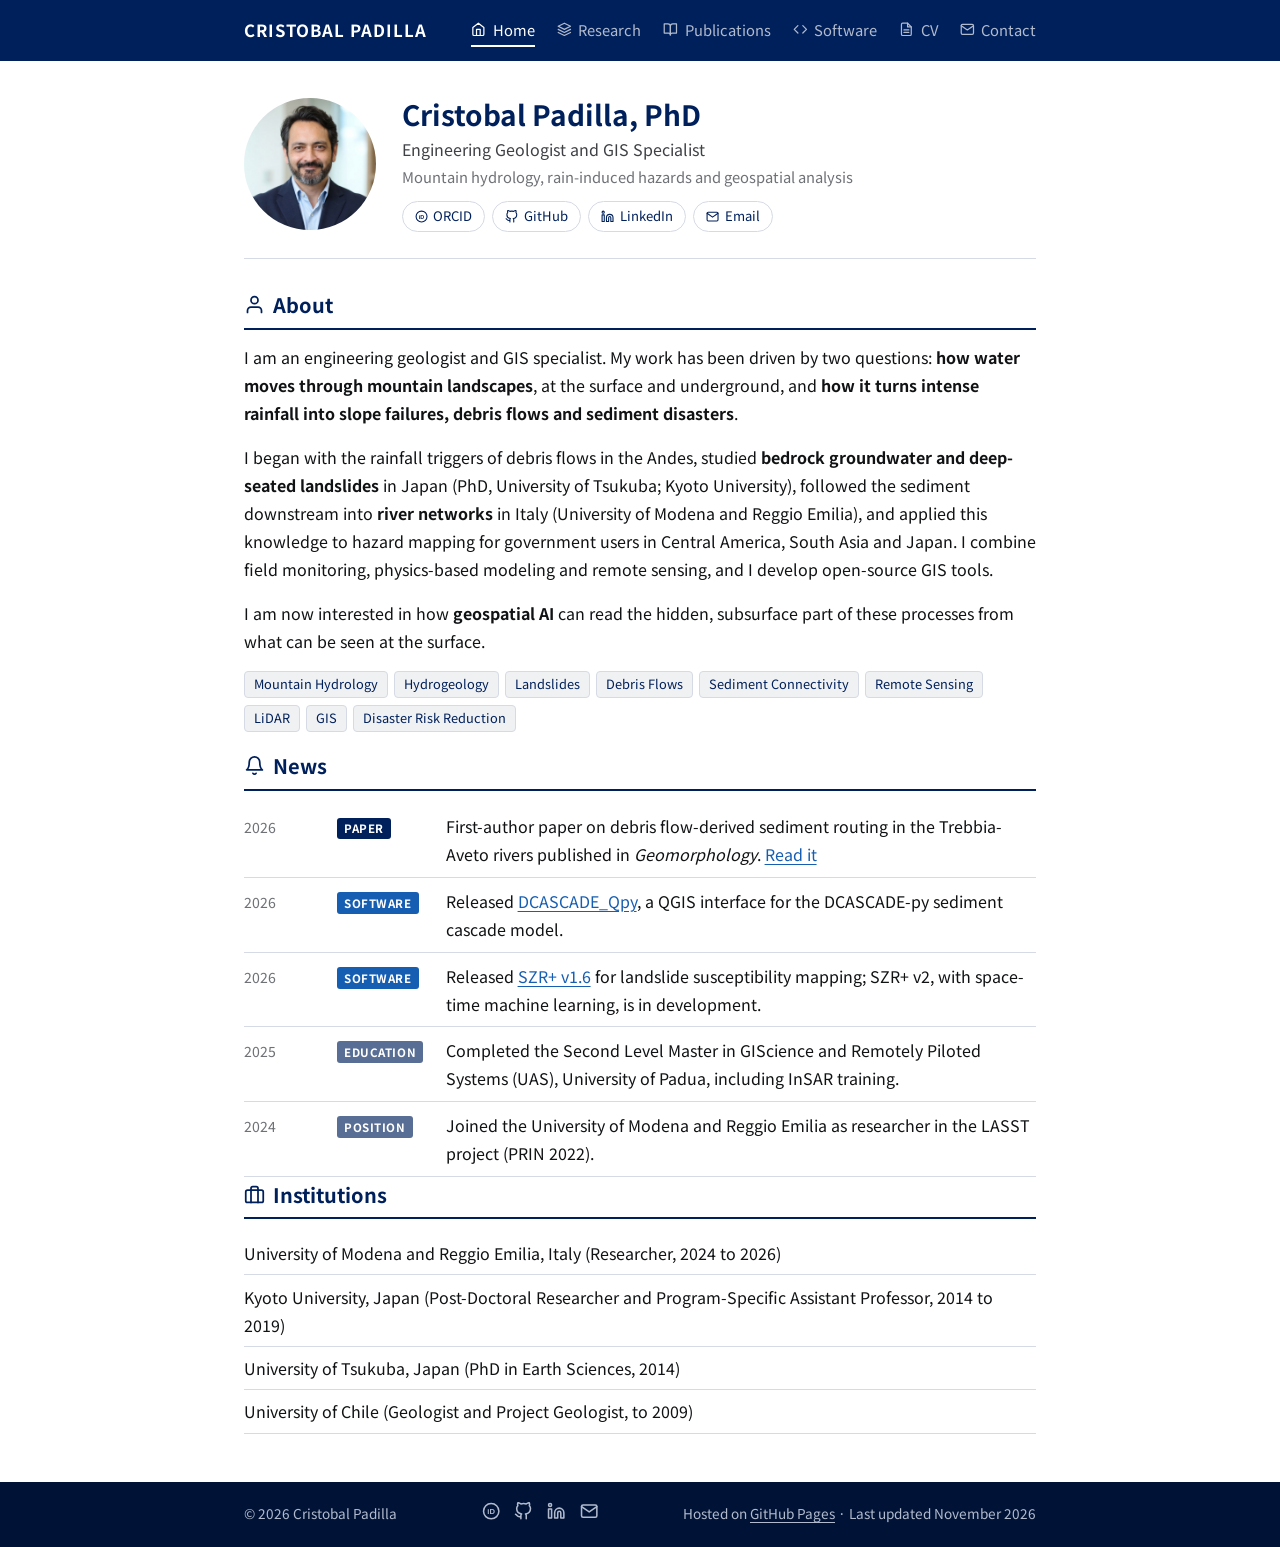
<file: index.html>
<!doctype html>
<html lang="en">
<head>
<meta charset="utf-8">
<meta name="viewport" content="width=device-width, initial-scale=1">
<title>Home | Cristobal Padilla</title>
<meta name="description" content="Cristobal Padilla, PhD. Engineering geologist and GIS specialist working on mountain hydrology, rain-induced hazards (landslides, debris flows, sediment) and geospatial tools for disaster risk reduction.">
<link rel="preconnect" href="https://fonts.googleapis.com">
<link rel="preconnect" href="https://fonts.gstatic.com" crossorigin>
<link href="https://fonts.googleapis.com/css2?family=Noto+Sans+JP:wght@400;700&display=swap" rel="stylesheet">
<link rel="stylesheet" href="style.css">
</head>
<body>
<header class="topbar"><div class="wrap"><a class="site-name" href="index.html">CRISTOBAL PADILLA</a><nav aria-label="Site"><a href="index.html" class="active"><svg class="ic" viewBox="0 0 24 24" width="1em" height="1em" fill="none" stroke="currentColor" stroke-width="2" stroke-linecap="round" stroke-linejoin="round" aria-hidden="true"><path d="M3 9l9-7 9 7v11a2 2 0 0 1-2 2H5a2 2 0 0 1-2-2z"/><polyline points="9 22 9 12 15 12 15 22"/></svg>Home</a><a href="research.html"><svg class="ic" viewBox="0 0 24 24" width="1em" height="1em" fill="none" stroke="currentColor" stroke-width="2" stroke-linecap="round" stroke-linejoin="round" aria-hidden="true"><polygon points="12 2 2 7 12 12 22 7 12 2"/><polyline points="2 17 12 22 22 17"/><polyline points="2 12 12 17 22 12"/></svg>Research</a><a href="publications.html"><svg class="ic" viewBox="0 0 24 24" width="1em" height="1em" fill="none" stroke="currentColor" stroke-width="2" stroke-linecap="round" stroke-linejoin="round" aria-hidden="true"><path d="M2 3h6a4 4 0 0 1 4 4v14a3 3 0 0 0-3-3H2z"/><path d="M22 3h-6a4 4 0 0 0-4 4v14a3 3 0 0 1 3-3h7z"/></svg>Publications</a><a href="software.html"><svg class="ic" viewBox="0 0 24 24" width="1em" height="1em" fill="none" stroke="currentColor" stroke-width="2" stroke-linecap="round" stroke-linejoin="round" aria-hidden="true"><polyline points="16 18 22 12 16 6"/><polyline points="8 6 2 12 8 18"/></svg>Software</a><a href="cv.html"><svg class="ic" viewBox="0 0 24 24" width="1em" height="1em" fill="none" stroke="currentColor" stroke-width="2" stroke-linecap="round" stroke-linejoin="round" aria-hidden="true"><path d="M14 2H6a2 2 0 0 0-2 2v16a2 2 0 0 0 2 2h12a2 2 0 0 0 2-2V8z"/><polyline points="14 2 14 8 20 8"/><line x1="16" y1="13" x2="8" y2="13"/><line x1="16" y1="17" x2="8" y2="17"/></svg>CV</a><a href="contact.html"><svg class="ic" viewBox="0 0 24 24" width="1em" height="1em" fill="none" stroke="currentColor" stroke-width="2" stroke-linecap="round" stroke-linejoin="round" aria-hidden="true"><path d="M4 4h16c1.1 0 2 .9 2 2v12c0 1.1-.9 2-2 2H4c-1.1 0-2-.9-2-2V6c0-1.1.9-2 2-2z"/><polyline points="22,6 12,13 2,6"/></svg>Contact</a></nav></div></header>
<main class="wrap">
<section class="profile"><div class="avatar"><img src="img/profile.jpg" alt="Portrait of Cristobal Padilla" onerror="this.remove()"><span aria-hidden="true">CP</span></div><div><h1>Cristobal Padilla, PhD</h1><p class="role">Engineering Geologist and GIS Specialist</p><p class="affil">Mountain hydrology, rain-induced hazards and geospatial analysis</p><div class="links"><a href="https://orcid.org/0009-0002-5667-9123"><svg class="ic" viewBox="0 0 24 24" width="1em" height="1em" fill="none" stroke="currentColor" stroke-width="2" stroke-linecap="round" stroke-linejoin="round" aria-hidden="true"><circle cx="12" cy="12" r="10"/><text x="12" y="15.6" text-anchor="middle" font-size="10" font-weight="700" font-family="Arial,sans-serif" fill="currentColor" stroke="none">iD</text></svg>ORCID</a><a href="https://github.com/PadiCR"><svg class="ic" viewBox="0 0 24 24" width="1em" height="1em" fill="none" stroke="currentColor" stroke-width="2" stroke-linecap="round" stroke-linejoin="round" aria-hidden="true"><path d="M9 19c-5 1.5-5-2.5-7-3m14 6v-3.87a3.37 3.37 0 0 0-.94-2.61c3.14-.35 6.44-1.54 6.44-7A5.44 5.44 0 0 0 20 4.77 5.07 5.07 0 0 0 19.91 1S18.73.65 16 2.48a13.38 13.38 0 0 0-7 0C6.27.65 5.09 1 5.09 1A5.07 5.07 0 0 0 5 4.77a5.44 5.44 0 0 0-1.5 3.78c0 5.42 3.3 6.61 6.44 7A3.37 3.37 0 0 0 9 18.13V22"/></svg>GitHub</a><a href="https://www.linkedin.com/in/cristobal-padilla-15992239/"><svg class="ic" viewBox="0 0 24 24" width="1em" height="1em" fill="none" stroke="currentColor" stroke-width="2" stroke-linecap="round" stroke-linejoin="round" aria-hidden="true"><path d="M16 8a6 6 0 0 1 6 6v7h-4v-7a2 2 0 0 0-2-2 2 2 0 0 0-2 2v7h-4v-7a6 6 0 0 1 6-6z"/><rect x="2" y="9" width="4" height="12"/><circle cx="4" cy="4" r="2"/></svg>LinkedIn</a><a href="mailto:cristobalpadilla@gmail.com"><svg class="ic" viewBox="0 0 24 24" width="1em" height="1em" fill="none" stroke="currentColor" stroke-width="2" stroke-linecap="round" stroke-linejoin="round" aria-hidden="true"><path d="M4 4h16c1.1 0 2 .9 2 2v12c0 1.1-.9 2-2 2H4c-1.1 0-2-.9-2-2V6c0-1.1.9-2 2-2z"/><polyline points="22,6 12,13 2,6"/></svg>Email</a></div></div></section>
<section>
<h2><svg class="ic" viewBox="0 0 24 24" width="1em" height="1em" fill="none" stroke="currentColor" stroke-width="2" stroke-linecap="round" stroke-linejoin="round" aria-hidden="true"><path d="M20 21v-2a4 4 0 0 0-4-4H8a4 4 0 0 0-4 4v2"/><circle cx="12" cy="7" r="4"/></svg>About</h2>
<p>I am an engineering geologist and GIS specialist. My work has been driven by two questions: <strong>how water moves through mountain landscapes</strong>, at the surface and underground, and <strong>how it turns intense rainfall into slope failures, debris flows and sediment disasters</strong>.</p>
<p>I began with the rainfall triggers of debris flows in the Andes, studied <strong>bedrock groundwater and deep-seated landslides</strong> in Japan (PhD, University of Tsukuba; Kyoto University), followed the sediment downstream into <strong>river networks</strong> in Italy (University of Modena and Reggio Emilia), and applied this knowledge to hazard mapping for government users in Central America, South Asia and Japan. I combine field monitoring, physics-based modeling and remote sensing, and I develop open-source GIS tools.</p>
<p>I am now interested in how <strong>geospatial AI</strong> can read the hidden, subsurface part of these processes from what can be seen at the surface.</p>
<div class="tags"><span>Mountain Hydrology</span><span>Hydrogeology</span><span>Landslides</span><span>Debris Flows</span><span>Sediment Connectivity</span><span>Remote Sensing</span><span>LiDAR</span><span>GIS</span><span>Disaster Risk Reduction</span></div>
</section>
<section>
<h2><svg class="ic" viewBox="0 0 24 24" width="1em" height="1em" fill="none" stroke="currentColor" stroke-width="2" stroke-linecap="round" stroke-linejoin="round" aria-hidden="true"><path d="M18 8A6 6 0 0 0 6 8c0 7-3 9-3 9h18s-3-2-3-9"/><path d="M13.73 21a2 2 0 0 1-3.46 0"/></svg>News</h2>
<ul class="news">
<li><span class="date">2026</span><span class="badge paper">Paper</span><span>First-author paper on debris flow-derived sediment routing in the Trebbia-Aveto rivers published in <em>Geomorphology</em>. <a href="https://doi.org/10.1016/j.geomorph.2026.110537">Read it</a></span></li>
<li><span class="date">2026</span><span class="badge software">Software</span><span>Released <a href="https://github.com/PadiCR/DCASCADE_Qpy">DCASCADE_Qpy</a>, a QGIS interface for the DCASCADE-py sediment cascade model.</span></li>
<li><span class="date">2026</span><span class="badge software">Software</span><span>Released <a href="https://github.com/PadiCR/SZRPlus">SZR+ v1.6</a> for landslide susceptibility mapping; SZR+ v2, with space-time machine learning, is in development.</span></li>
<li><span class="date">2025</span><span class="badge">Education</span><span>Completed the Second Level Master in GIScience and Remotely Piloted Systems (UAS), University of Padua, including InSAR training.</span></li>
<li><span class="date">2024</span><span class="badge">Position</span><span>Joined the University of Modena and Reggio Emilia as researcher in the LASST project (PRIN 2022).</span></li>
</ul>
</section>
<section>
<h2><svg class="ic" viewBox="0 0 24 24" width="1em" height="1em" fill="none" stroke="currentColor" stroke-width="2" stroke-linecap="round" stroke-linejoin="round" aria-hidden="true"><rect x="2" y="7" width="20" height="14" rx="2" ry="2"/><path d="M16 21V5a2 2 0 0 0-2-2h-4a2 2 0 0 0-2 2v16"/></svg>Institutions</h2>
<ul class="plain">
<li>University of Modena and Reggio Emilia, Italy (Researcher, 2024 to 2026)</li>
<li>Kyoto University, Japan (Post-Doctoral Researcher and Program-Specific Assistant Professor, 2014 to 2019)</li>
<li>University of Tsukuba, Japan (PhD in Earth Sciences, 2014)</li>
<li>University of Chile (Geologist and Project Geologist, to 2009)</li>
</ul>
</section>
</main>
<footer><div class="wrap"><span>&copy; 2026 Cristobal Padilla</span><span class="flinks"><a href="https://orcid.org/0009-0002-5667-9123" aria-label="ORCID"><svg class="ic" viewBox="0 0 24 24" width="1em" height="1em" fill="none" stroke="currentColor" stroke-width="2" stroke-linecap="round" stroke-linejoin="round" aria-hidden="true"><circle cx="12" cy="12" r="10"/><text x="12" y="15.6" text-anchor="middle" font-size="10" font-weight="700" font-family="Arial,sans-serif" fill="currentColor" stroke="none">iD</text></svg></a><a href="https://github.com/PadiCR" aria-label="GitHub"><svg class="ic" viewBox="0 0 24 24" width="1em" height="1em" fill="none" stroke="currentColor" stroke-width="2" stroke-linecap="round" stroke-linejoin="round" aria-hidden="true"><path d="M9 19c-5 1.5-5-2.5-7-3m14 6v-3.87a3.37 3.37 0 0 0-.94-2.61c3.14-.35 6.44-1.54 6.44-7A5.44 5.44 0 0 0 20 4.77 5.07 5.07 0 0 0 19.91 1S18.73.65 16 2.48a13.38 13.38 0 0 0-7 0C6.27.65 5.09 1 5.09 1A5.07 5.07 0 0 0 5 4.77a5.44 5.44 0 0 0-1.5 3.78c0 5.42 3.3 6.61 6.44 7A3.37 3.37 0 0 0 9 18.13V22"/></svg></a><a href="https://www.linkedin.com/in/cristobal-padilla-15992239/" aria-label="LinkedIn"><svg class="ic" viewBox="0 0 24 24" width="1em" height="1em" fill="none" stroke="currentColor" stroke-width="2" stroke-linecap="round" stroke-linejoin="round" aria-hidden="true"><path d="M16 8a6 6 0 0 1 6 6v7h-4v-7a2 2 0 0 0-2-2 2 2 0 0 0-2 2v7h-4v-7a6 6 0 0 1 6-6z"/><rect x="2" y="9" width="4" height="12"/><circle cx="4" cy="4" r="2"/></svg></a><a href="mailto:cristobalpadilla@gmail.com" aria-label="Email"><svg class="ic" viewBox="0 0 24 24" width="1em" height="1em" fill="none" stroke="currentColor" stroke-width="2" stroke-linecap="round" stroke-linejoin="round" aria-hidden="true"><path d="M4 4h16c1.1 0 2 .9 2 2v12c0 1.1-.9 2-2 2H4c-1.1 0-2-.9-2-2V6c0-1.1.9-2 2-2z"/><polyline points="22,6 12,13 2,6"/></svg></a></span><span>Hosted on <a href="https://pages.github.com/">GitHub Pages</a> &middot; Last updated November 2026</span></div></footer>
</body>
</html>
</file>
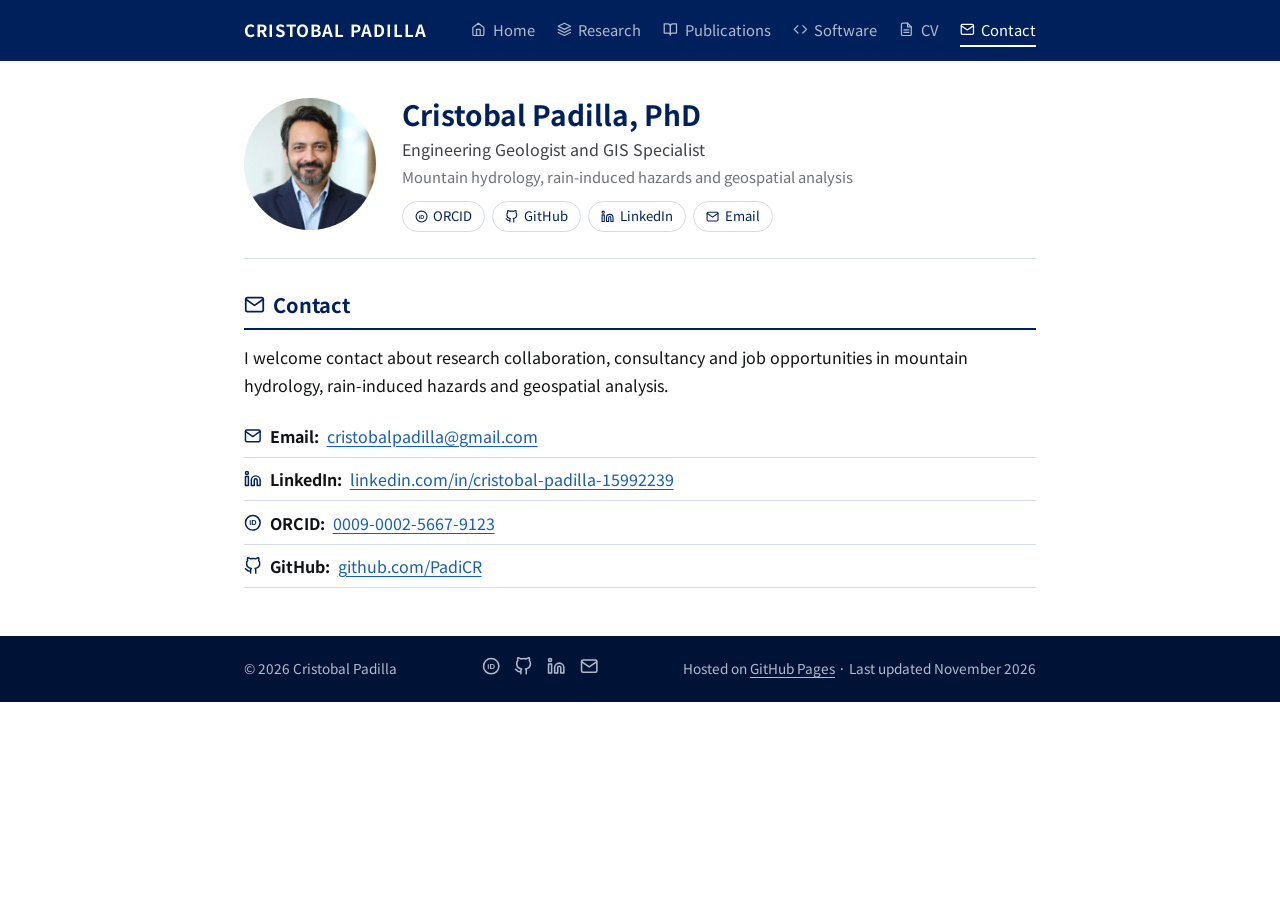
<file: contact.html>
<!doctype html>
<html lang="en">
<head>
<meta charset="utf-8">
<meta name="viewport" content="width=device-width, initial-scale=1">
<title>Contact | Cristobal Padilla</title>
<meta name="description" content="Cristobal Padilla, PhD. Engineering geologist and GIS specialist working on mountain hydrology, rain-induced hazards (landslides, debris flows, sediment) and geospatial tools for disaster risk reduction.">
<link rel="preconnect" href="https://fonts.googleapis.com">
<link rel="preconnect" href="https://fonts.gstatic.com" crossorigin>
<link href="https://fonts.googleapis.com/css2?family=Noto+Sans+JP:wght@400;700&display=swap" rel="stylesheet">
<link rel="stylesheet" href="style.css">
</head>
<body>
<header class="topbar"><div class="wrap"><a class="site-name" href="index.html">CRISTOBAL PADILLA</a><nav aria-label="Site"><a href="index.html"><svg class="ic" viewBox="0 0 24 24" width="1em" height="1em" fill="none" stroke="currentColor" stroke-width="2" stroke-linecap="round" stroke-linejoin="round" aria-hidden="true"><path d="M3 9l9-7 9 7v11a2 2 0 0 1-2 2H5a2 2 0 0 1-2-2z"/><polyline points="9 22 9 12 15 12 15 22"/></svg>Home</a><a href="research.html"><svg class="ic" viewBox="0 0 24 24" width="1em" height="1em" fill="none" stroke="currentColor" stroke-width="2" stroke-linecap="round" stroke-linejoin="round" aria-hidden="true"><polygon points="12 2 2 7 12 12 22 7 12 2"/><polyline points="2 17 12 22 22 17"/><polyline points="2 12 12 17 22 12"/></svg>Research</a><a href="publications.html"><svg class="ic" viewBox="0 0 24 24" width="1em" height="1em" fill="none" stroke="currentColor" stroke-width="2" stroke-linecap="round" stroke-linejoin="round" aria-hidden="true"><path d="M2 3h6a4 4 0 0 1 4 4v14a3 3 0 0 0-3-3H2z"/><path d="M22 3h-6a4 4 0 0 0-4 4v14a3 3 0 0 1 3-3h7z"/></svg>Publications</a><a href="software.html"><svg class="ic" viewBox="0 0 24 24" width="1em" height="1em" fill="none" stroke="currentColor" stroke-width="2" stroke-linecap="round" stroke-linejoin="round" aria-hidden="true"><polyline points="16 18 22 12 16 6"/><polyline points="8 6 2 12 8 18"/></svg>Software</a><a href="cv.html"><svg class="ic" viewBox="0 0 24 24" width="1em" height="1em" fill="none" stroke="currentColor" stroke-width="2" stroke-linecap="round" stroke-linejoin="round" aria-hidden="true"><path d="M14 2H6a2 2 0 0 0-2 2v16a2 2 0 0 0 2 2h12a2 2 0 0 0 2-2V8z"/><polyline points="14 2 14 8 20 8"/><line x1="16" y1="13" x2="8" y2="13"/><line x1="16" y1="17" x2="8" y2="17"/></svg>CV</a><a href="contact.html" class="active"><svg class="ic" viewBox="0 0 24 24" width="1em" height="1em" fill="none" stroke="currentColor" stroke-width="2" stroke-linecap="round" stroke-linejoin="round" aria-hidden="true"><path d="M4 4h16c1.1 0 2 .9 2 2v12c0 1.1-.9 2-2 2H4c-1.1 0-2-.9-2-2V6c0-1.1.9-2 2-2z"/><polyline points="22,6 12,13 2,6"/></svg>Contact</a></nav></div></header>
<main class="wrap">
<section class="profile"><div class="avatar"><img src="img/profile.jpg" alt="Portrait of Cristobal Padilla" onerror="this.remove()"><span aria-hidden="true">CP</span></div><div><h1>Cristobal Padilla, PhD</h1><p class="role">Engineering Geologist and GIS Specialist</p><p class="affil">Mountain hydrology, rain-induced hazards and geospatial analysis</p><div class="links"><a href="https://orcid.org/0009-0002-5667-9123"><svg class="ic" viewBox="0 0 24 24" width="1em" height="1em" fill="none" stroke="currentColor" stroke-width="2" stroke-linecap="round" stroke-linejoin="round" aria-hidden="true"><circle cx="12" cy="12" r="10"/><text x="12" y="15.6" text-anchor="middle" font-size="10" font-weight="700" font-family="Arial,sans-serif" fill="currentColor" stroke="none">iD</text></svg>ORCID</a><a href="https://github.com/PadiCR"><svg class="ic" viewBox="0 0 24 24" width="1em" height="1em" fill="none" stroke="currentColor" stroke-width="2" stroke-linecap="round" stroke-linejoin="round" aria-hidden="true"><path d="M9 19c-5 1.5-5-2.5-7-3m14 6v-3.87a3.37 3.37 0 0 0-.94-2.61c3.14-.35 6.44-1.54 6.44-7A5.44 5.44 0 0 0 20 4.77 5.07 5.07 0 0 0 19.91 1S18.73.65 16 2.48a13.38 13.38 0 0 0-7 0C6.27.65 5.09 1 5.09 1A5.07 5.07 0 0 0 5 4.77a5.44 5.44 0 0 0-1.5 3.78c0 5.42 3.3 6.61 6.44 7A3.37 3.37 0 0 0 9 18.13V22"/></svg>GitHub</a><a href="https://www.linkedin.com/in/cristobal-padilla-15992239/"><svg class="ic" viewBox="0 0 24 24" width="1em" height="1em" fill="none" stroke="currentColor" stroke-width="2" stroke-linecap="round" stroke-linejoin="round" aria-hidden="true"><path d="M16 8a6 6 0 0 1 6 6v7h-4v-7a2 2 0 0 0-2-2 2 2 0 0 0-2 2v7h-4v-7a6 6 0 0 1 6-6z"/><rect x="2" y="9" width="4" height="12"/><circle cx="4" cy="4" r="2"/></svg>LinkedIn</a><a href="mailto:cristobalpadilla@gmail.com"><svg class="ic" viewBox="0 0 24 24" width="1em" height="1em" fill="none" stroke="currentColor" stroke-width="2" stroke-linecap="round" stroke-linejoin="round" aria-hidden="true"><path d="M4 4h16c1.1 0 2 .9 2 2v12c0 1.1-.9 2-2 2H4c-1.1 0-2-.9-2-2V6c0-1.1.9-2 2-2z"/><polyline points="22,6 12,13 2,6"/></svg>Email</a></div></div></section>
<section>
<h2><svg class="ic" viewBox="0 0 24 24" width="1em" height="1em" fill="none" stroke="currentColor" stroke-width="2" stroke-linecap="round" stroke-linejoin="round" aria-hidden="true"><path d="M4 4h16c1.1 0 2 .9 2 2v12c0 1.1-.9 2-2 2H4c-1.1 0-2-.9-2-2V6c0-1.1.9-2 2-2z"/><polyline points="22,6 12,13 2,6"/></svg>Contact</h2>
<p>I welcome contact about research collaboration, consultancy and job opportunities in mountain hydrology, rain-induced hazards and geospatial analysis.</p>
<ul class="plain">
<li class="ci"><span class="cic"><svg class="ic" viewBox="0 0 24 24" width="1em" height="1em" fill="none" stroke="currentColor" stroke-width="2" stroke-linecap="round" stroke-linejoin="round" aria-hidden="true"><path d="M4 4h16c1.1 0 2 .9 2 2v12c0 1.1-.9 2-2 2H4c-1.1 0-2-.9-2-2V6c0-1.1.9-2 2-2z"/><polyline points="22,6 12,13 2,6"/></svg></span><strong>Email:</strong> <a href="mailto:cristobalpadilla@gmail.com">cristobalpadilla@gmail.com</a></li>
<li class="ci"><span class="cic"><svg class="ic" viewBox="0 0 24 24" width="1em" height="1em" fill="none" stroke="currentColor" stroke-width="2" stroke-linecap="round" stroke-linejoin="round" aria-hidden="true"><path d="M16 8a6 6 0 0 1 6 6v7h-4v-7a2 2 0 0 0-2-2 2 2 0 0 0-2 2v7h-4v-7a6 6 0 0 1 6-6z"/><rect x="2" y="9" width="4" height="12"/><circle cx="4" cy="4" r="2"/></svg></span><strong>LinkedIn:</strong> <a href="https://www.linkedin.com/in/cristobal-padilla-15992239/">linkedin.com/in/cristobal-padilla-15992239</a></li>
<li class="ci"><span class="cic"><svg class="ic" viewBox="0 0 24 24" width="1em" height="1em" fill="none" stroke="currentColor" stroke-width="2" stroke-linecap="round" stroke-linejoin="round" aria-hidden="true"><circle cx="12" cy="12" r="10"/><text x="12" y="15.6" text-anchor="middle" font-size="10" font-weight="700" font-family="Arial,sans-serif" fill="currentColor" stroke="none">iD</text></svg></span><strong>ORCID:</strong> <a href="https://orcid.org/0009-0002-5667-9123">0009-0002-5667-9123</a></li>
<li class="ci"><span class="cic"><svg class="ic" viewBox="0 0 24 24" width="1em" height="1em" fill="none" stroke="currentColor" stroke-width="2" stroke-linecap="round" stroke-linejoin="round" aria-hidden="true"><path d="M9 19c-5 1.5-5-2.5-7-3m14 6v-3.87a3.37 3.37 0 0 0-.94-2.61c3.14-.35 6.44-1.54 6.44-7A5.44 5.44 0 0 0 20 4.77 5.07 5.07 0 0 0 19.91 1S18.73.65 16 2.48a13.38 13.38 0 0 0-7 0C6.27.65 5.09 1 5.09 1A5.07 5.07 0 0 0 5 4.77a5.44 5.44 0 0 0-1.5 3.78c0 5.42 3.3 6.61 6.44 7A3.37 3.37 0 0 0 9 18.13V22"/></svg></span><strong>GitHub:</strong> <a href="https://github.com/PadiCR">github.com/PadiCR</a></li>
</ul>
</section>
</main>
<footer><div class="wrap"><span>&copy; 2026 Cristobal Padilla</span><span class="flinks"><a href="https://orcid.org/0009-0002-5667-9123" aria-label="ORCID"><svg class="ic" viewBox="0 0 24 24" width="1em" height="1em" fill="none" stroke="currentColor" stroke-width="2" stroke-linecap="round" stroke-linejoin="round" aria-hidden="true"><circle cx="12" cy="12" r="10"/><text x="12" y="15.6" text-anchor="middle" font-size="10" font-weight="700" font-family="Arial,sans-serif" fill="currentColor" stroke="none">iD</text></svg></a><a href="https://github.com/PadiCR" aria-label="GitHub"><svg class="ic" viewBox="0 0 24 24" width="1em" height="1em" fill="none" stroke="currentColor" stroke-width="2" stroke-linecap="round" stroke-linejoin="round" aria-hidden="true"><path d="M9 19c-5 1.5-5-2.5-7-3m14 6v-3.87a3.37 3.37 0 0 0-.94-2.61c3.14-.35 6.44-1.54 6.44-7A5.44 5.44 0 0 0 20 4.77 5.07 5.07 0 0 0 19.91 1S18.73.65 16 2.48a13.38 13.38 0 0 0-7 0C6.27.65 5.09 1 5.09 1A5.07 5.07 0 0 0 5 4.77a5.44 5.44 0 0 0-1.5 3.78c0 5.42 3.3 6.61 6.44 7A3.37 3.37 0 0 0 9 18.13V22"/></svg></a><a href="https://www.linkedin.com/in/cristobal-padilla-15992239/" aria-label="LinkedIn"><svg class="ic" viewBox="0 0 24 24" width="1em" height="1em" fill="none" stroke="currentColor" stroke-width="2" stroke-linecap="round" stroke-linejoin="round" aria-hidden="true"><path d="M16 8a6 6 0 0 1 6 6v7h-4v-7a2 2 0 0 0-2-2 2 2 0 0 0-2 2v7h-4v-7a6 6 0 0 1 6-6z"/><rect x="2" y="9" width="4" height="12"/><circle cx="4" cy="4" r="2"/></svg></a><a href="mailto:cristobalpadilla@gmail.com" aria-label="Email"><svg class="ic" viewBox="0 0 24 24" width="1em" height="1em" fill="none" stroke="currentColor" stroke-width="2" stroke-linecap="round" stroke-linejoin="round" aria-hidden="true"><path d="M4 4h16c1.1 0 2 .9 2 2v12c0 1.1-.9 2-2 2H4c-1.1 0-2-.9-2-2V6c0-1.1.9-2 2-2z"/><polyline points="22,6 12,13 2,6"/></svg></a></span><span>Hosted on <a href="https://pages.github.com/">GitHub Pages</a> &middot; Last updated November 2026</span></div></footer>
</body>
</html>
</file>
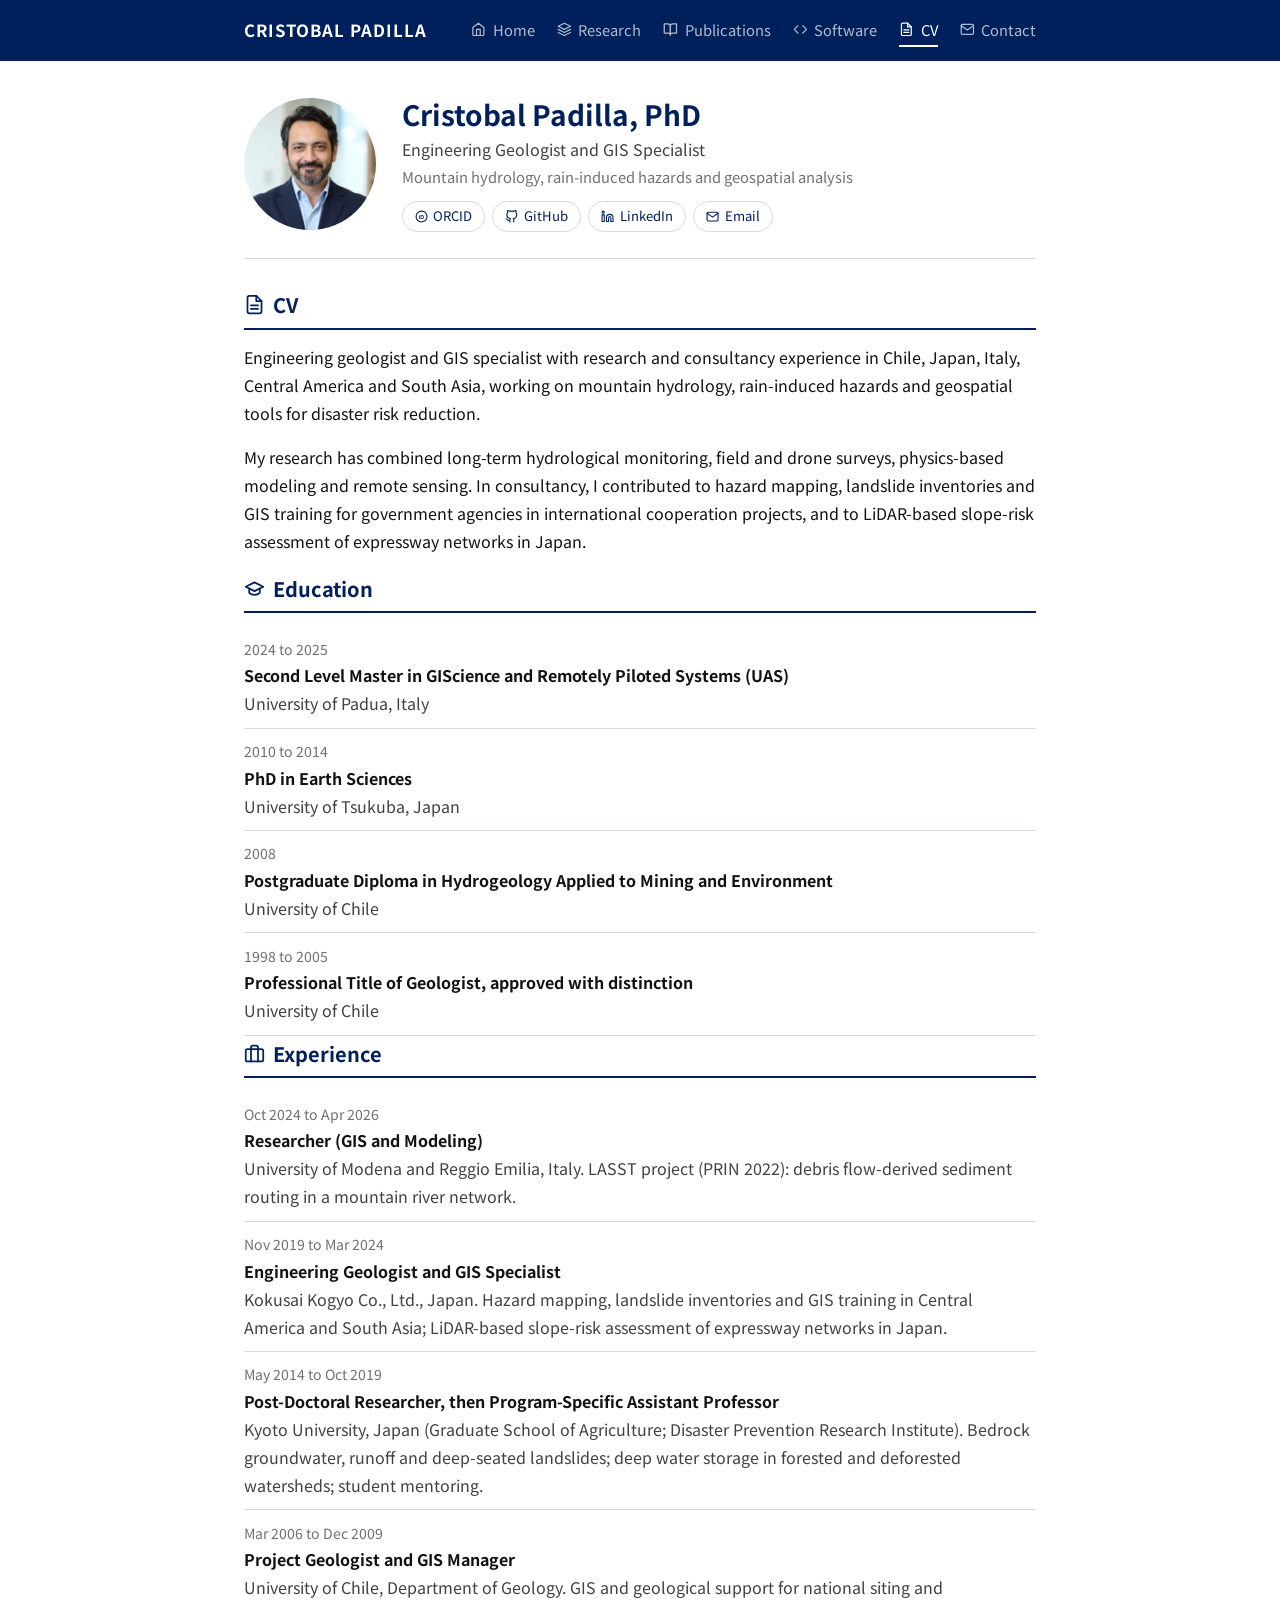
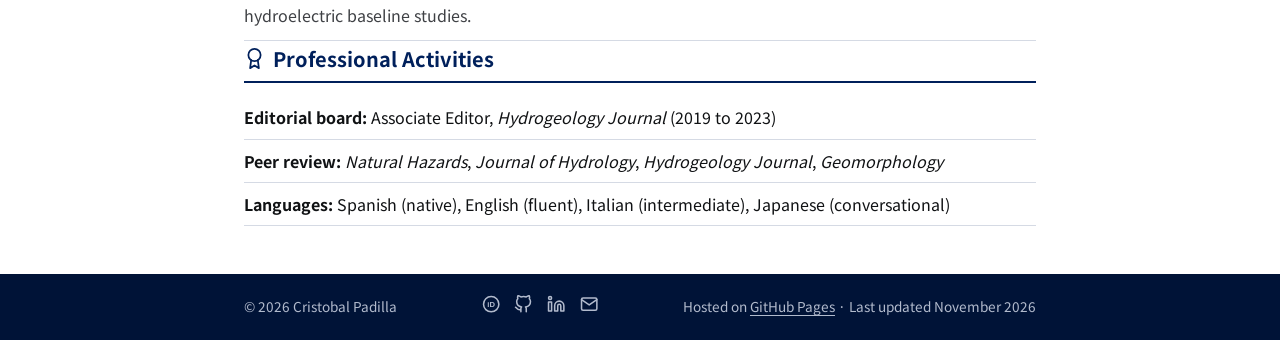
<file: cv.html>
<!doctype html>
<html lang="en">
<head>
<meta charset="utf-8">
<meta name="viewport" content="width=device-width, initial-scale=1">
<title>CV | Cristobal Padilla</title>
<meta name="description" content="Cristobal Padilla, PhD. Engineering geologist and GIS specialist working on mountain hydrology, rain-induced hazards (landslides, debris flows, sediment) and geospatial tools for disaster risk reduction.">
<link rel="preconnect" href="https://fonts.googleapis.com">
<link rel="preconnect" href="https://fonts.gstatic.com" crossorigin>
<link href="https://fonts.googleapis.com/css2?family=Noto+Sans+JP:wght@400;700&display=swap" rel="stylesheet">
<link rel="stylesheet" href="style.css">
</head>
<body>
<header class="topbar"><div class="wrap"><a class="site-name" href="index.html">CRISTOBAL PADILLA</a><nav aria-label="Site"><a href="index.html"><svg class="ic" viewBox="0 0 24 24" width="1em" height="1em" fill="none" stroke="currentColor" stroke-width="2" stroke-linecap="round" stroke-linejoin="round" aria-hidden="true"><path d="M3 9l9-7 9 7v11a2 2 0 0 1-2 2H5a2 2 0 0 1-2-2z"/><polyline points="9 22 9 12 15 12 15 22"/></svg>Home</a><a href="research.html"><svg class="ic" viewBox="0 0 24 24" width="1em" height="1em" fill="none" stroke="currentColor" stroke-width="2" stroke-linecap="round" stroke-linejoin="round" aria-hidden="true"><polygon points="12 2 2 7 12 12 22 7 12 2"/><polyline points="2 17 12 22 22 17"/><polyline points="2 12 12 17 22 12"/></svg>Research</a><a href="publications.html"><svg class="ic" viewBox="0 0 24 24" width="1em" height="1em" fill="none" stroke="currentColor" stroke-width="2" stroke-linecap="round" stroke-linejoin="round" aria-hidden="true"><path d="M2 3h6a4 4 0 0 1 4 4v14a3 3 0 0 0-3-3H2z"/><path d="M22 3h-6a4 4 0 0 0-4 4v14a3 3 0 0 1 3-3h7z"/></svg>Publications</a><a href="software.html"><svg class="ic" viewBox="0 0 24 24" width="1em" height="1em" fill="none" stroke="currentColor" stroke-width="2" stroke-linecap="round" stroke-linejoin="round" aria-hidden="true"><polyline points="16 18 22 12 16 6"/><polyline points="8 6 2 12 8 18"/></svg>Software</a><a href="cv.html" class="active"><svg class="ic" viewBox="0 0 24 24" width="1em" height="1em" fill="none" stroke="currentColor" stroke-width="2" stroke-linecap="round" stroke-linejoin="round" aria-hidden="true"><path d="M14 2H6a2 2 0 0 0-2 2v16a2 2 0 0 0 2 2h12a2 2 0 0 0 2-2V8z"/><polyline points="14 2 14 8 20 8"/><line x1="16" y1="13" x2="8" y2="13"/><line x1="16" y1="17" x2="8" y2="17"/></svg>CV</a><a href="contact.html"><svg class="ic" viewBox="0 0 24 24" width="1em" height="1em" fill="none" stroke="currentColor" stroke-width="2" stroke-linecap="round" stroke-linejoin="round" aria-hidden="true"><path d="M4 4h16c1.1 0 2 .9 2 2v12c0 1.1-.9 2-2 2H4c-1.1 0-2-.9-2-2V6c0-1.1.9-2 2-2z"/><polyline points="22,6 12,13 2,6"/></svg>Contact</a></nav></div></header>
<main class="wrap">
<section class="profile"><div class="avatar"><img src="img/profile.jpg" alt="Portrait of Cristobal Padilla" onerror="this.remove()"><span aria-hidden="true">CP</span></div><div><h1>Cristobal Padilla, PhD</h1><p class="role">Engineering Geologist and GIS Specialist</p><p class="affil">Mountain hydrology, rain-induced hazards and geospatial analysis</p><div class="links"><a href="https://orcid.org/0009-0002-5667-9123"><svg class="ic" viewBox="0 0 24 24" width="1em" height="1em" fill="none" stroke="currentColor" stroke-width="2" stroke-linecap="round" stroke-linejoin="round" aria-hidden="true"><circle cx="12" cy="12" r="10"/><text x="12" y="15.6" text-anchor="middle" font-size="10" font-weight="700" font-family="Arial,sans-serif" fill="currentColor" stroke="none">iD</text></svg>ORCID</a><a href="https://github.com/PadiCR"><svg class="ic" viewBox="0 0 24 24" width="1em" height="1em" fill="none" stroke="currentColor" stroke-width="2" stroke-linecap="round" stroke-linejoin="round" aria-hidden="true"><path d="M9 19c-5 1.5-5-2.5-7-3m14 6v-3.87a3.37 3.37 0 0 0-.94-2.61c3.14-.35 6.44-1.54 6.44-7A5.44 5.44 0 0 0 20 4.77 5.07 5.07 0 0 0 19.91 1S18.73.65 16 2.48a13.38 13.38 0 0 0-7 0C6.27.65 5.09 1 5.09 1A5.07 5.07 0 0 0 5 4.77a5.44 5.44 0 0 0-1.5 3.78c0 5.42 3.3 6.61 6.44 7A3.37 3.37 0 0 0 9 18.13V22"/></svg>GitHub</a><a href="https://www.linkedin.com/in/cristobal-padilla-15992239/"><svg class="ic" viewBox="0 0 24 24" width="1em" height="1em" fill="none" stroke="currentColor" stroke-width="2" stroke-linecap="round" stroke-linejoin="round" aria-hidden="true"><path d="M16 8a6 6 0 0 1 6 6v7h-4v-7a2 2 0 0 0-2-2 2 2 0 0 0-2 2v7h-4v-7a6 6 0 0 1 6-6z"/><rect x="2" y="9" width="4" height="12"/><circle cx="4" cy="4" r="2"/></svg>LinkedIn</a><a href="mailto:cristobalpadilla@gmail.com"><svg class="ic" viewBox="0 0 24 24" width="1em" height="1em" fill="none" stroke="currentColor" stroke-width="2" stroke-linecap="round" stroke-linejoin="round" aria-hidden="true"><path d="M4 4h16c1.1 0 2 .9 2 2v12c0 1.1-.9 2-2 2H4c-1.1 0-2-.9-2-2V6c0-1.1.9-2 2-2z"/><polyline points="22,6 12,13 2,6"/></svg>Email</a></div></div></section>
<section><h2><svg class="ic" viewBox="0 0 24 24" width="1em" height="1em" fill="none" stroke="currentColor" stroke-width="2" stroke-linecap="round" stroke-linejoin="round" aria-hidden="true"><path d="M14 2H6a2 2 0 0 0-2 2v16a2 2 0 0 0 2 2h12a2 2 0 0 0 2-2V8z"/><polyline points="14 2 14 8 20 8"/><line x1="16" y1="13" x2="8" y2="13"/><line x1="16" y1="17" x2="8" y2="17"/></svg>CV</h2><p>Engineering geologist and GIS specialist with research and consultancy experience in Chile, Japan, Italy, Central America and South Asia, working on mountain hydrology, rain-induced hazards and geospatial tools for disaster risk reduction.</p><p>My research has combined long-term hydrological monitoring, field and drone surveys, physics-based modeling and remote sensing. In consultancy, I contributed to hazard mapping, landslide inventories and GIS training for government agencies in international cooperation projects, and to LiDAR-based slope-risk assessment of expressway networks in Japan.</p></section><section><h2><svg class="ic" viewBox="0 0 24 24" width="1em" height="1em" fill="none" stroke="currentColor" stroke-width="2" stroke-linecap="round" stroke-linejoin="round" aria-hidden="true"><path d="M22 10L12 5 2 10l10 5 10-5z"/><path d="M6 12v5c3 3 9 3 12 0v-5"/></svg>Education</h2><div class="entry"><div class="when">2024 to 2025</div><div class="what">Second Level Master in GIScience and Remotely Piloted Systems (UAS)</div><div class="where">University of Padua, Italy</div></div><div class="entry"><div class="when">2010 to 2014</div><div class="what">PhD in Earth Sciences</div><div class="where">University of Tsukuba, Japan</div></div><div class="entry"><div class="when">2008</div><div class="what">Postgraduate Diploma in Hydrogeology Applied to Mining and Environment</div><div class="where">University of Chile</div></div><div class="entry"><div class="when">1998 to 2005</div><div class="what">Professional Title of Geologist, approved with distinction</div><div class="where">University of Chile</div></div></section><section><h2><svg class="ic" viewBox="0 0 24 24" width="1em" height="1em" fill="none" stroke="currentColor" stroke-width="2" stroke-linecap="round" stroke-linejoin="round" aria-hidden="true"><rect x="2" y="7" width="20" height="14" rx="2" ry="2"/><path d="M16 21V5a2 2 0 0 0-2-2h-4a2 2 0 0 0-2 2v16"/></svg>Experience</h2><div class="entry"><div class="when">Oct 2024 to Apr 2026</div><div class="what">Researcher (GIS and Modeling)</div><div class="where">University of Modena and Reggio Emilia, Italy. LASST project (PRIN 2022): debris flow-derived sediment routing in a mountain river network.</div></div><div class="entry"><div class="when">Nov 2019 to Mar 2024</div><div class="what">Engineering Geologist and GIS Specialist</div><div class="where">Kokusai Kogyo Co., Ltd., Japan. Hazard mapping, landslide inventories and GIS training in Central America and South Asia; LiDAR-based slope-risk assessment of expressway networks in Japan.</div></div><div class="entry"><div class="when">May 2014 to Oct 2019</div><div class="what">Post-Doctoral Researcher, then Program-Specific Assistant Professor</div><div class="where">Kyoto University, Japan (Graduate School of Agriculture; Disaster Prevention Research Institute). Bedrock groundwater, runoff and deep-seated landslides; deep water storage in forested and deforested watersheds; student mentoring.</div></div><div class="entry"><div class="when">Mar 2006 to Dec 2009</div><div class="what">Project Geologist and GIS Manager</div><div class="where">University of Chile, Department of Geology. GIS and geological support for national siting and hydroelectric baseline studies.</div></div></section><section><h2><svg class="ic" viewBox="0 0 24 24" width="1em" height="1em" fill="none" stroke="currentColor" stroke-width="2" stroke-linecap="round" stroke-linejoin="round" aria-hidden="true"><circle cx="12" cy="8" r="7"/><polyline points="8.21 13.89 7 23 12 20 17 23 15.79 13.88"/></svg>Professional Activities</h2><ul class="plain"><li><strong>Editorial board:</strong> Associate Editor, <em>Hydrogeology Journal</em> (2019 to 2023)</li><li><strong>Peer review:</strong> <em>Natural Hazards</em>, <em>Journal of Hydrology</em>, <em>Hydrogeology Journal</em>, <em>Geomorphology</em></li><li><strong>Languages:</strong> Spanish (native), English (fluent), Italian (intermediate), Japanese (conversational)</li></ul></section>
</main>
<footer><div class="wrap"><span>&copy; 2026 Cristobal Padilla</span><span class="flinks"><a href="https://orcid.org/0009-0002-5667-9123" aria-label="ORCID"><svg class="ic" viewBox="0 0 24 24" width="1em" height="1em" fill="none" stroke="currentColor" stroke-width="2" stroke-linecap="round" stroke-linejoin="round" aria-hidden="true"><circle cx="12" cy="12" r="10"/><text x="12" y="15.6" text-anchor="middle" font-size="10" font-weight="700" font-family="Arial,sans-serif" fill="currentColor" stroke="none">iD</text></svg></a><a href="https://github.com/PadiCR" aria-label="GitHub"><svg class="ic" viewBox="0 0 24 24" width="1em" height="1em" fill="none" stroke="currentColor" stroke-width="2" stroke-linecap="round" stroke-linejoin="round" aria-hidden="true"><path d="M9 19c-5 1.5-5-2.5-7-3m14 6v-3.87a3.37 3.37 0 0 0-.94-2.61c3.14-.35 6.44-1.54 6.44-7A5.44 5.44 0 0 0 20 4.77 5.07 5.07 0 0 0 19.91 1S18.73.65 16 2.48a13.38 13.38 0 0 0-7 0C6.27.65 5.09 1 5.09 1A5.07 5.07 0 0 0 5 4.77a5.44 5.44 0 0 0-1.5 3.78c0 5.42 3.3 6.61 6.44 7A3.37 3.37 0 0 0 9 18.13V22"/></svg></a><a href="https://www.linkedin.com/in/cristobal-padilla-15992239/" aria-label="LinkedIn"><svg class="ic" viewBox="0 0 24 24" width="1em" height="1em" fill="none" stroke="currentColor" stroke-width="2" stroke-linecap="round" stroke-linejoin="round" aria-hidden="true"><path d="M16 8a6 6 0 0 1 6 6v7h-4v-7a2 2 0 0 0-2-2 2 2 0 0 0-2 2v7h-4v-7a6 6 0 0 1 6-6z"/><rect x="2" y="9" width="4" height="12"/><circle cx="4" cy="4" r="2"/></svg></a><a href="mailto:cristobalpadilla@gmail.com" aria-label="Email"><svg class="ic" viewBox="0 0 24 24" width="1em" height="1em" fill="none" stroke="currentColor" stroke-width="2" stroke-linecap="round" stroke-linejoin="round" aria-hidden="true"><path d="M4 4h16c1.1 0 2 .9 2 2v12c0 1.1-.9 2-2 2H4c-1.1 0-2-.9-2-2V6c0-1.1.9-2 2-2z"/><polyline points="22,6 12,13 2,6"/></svg></a></span><span>Hosted on <a href="https://pages.github.com/">GitHub Pages</a> &middot; Last updated November 2026</span></div></footer>
</body>
</html>
</file>
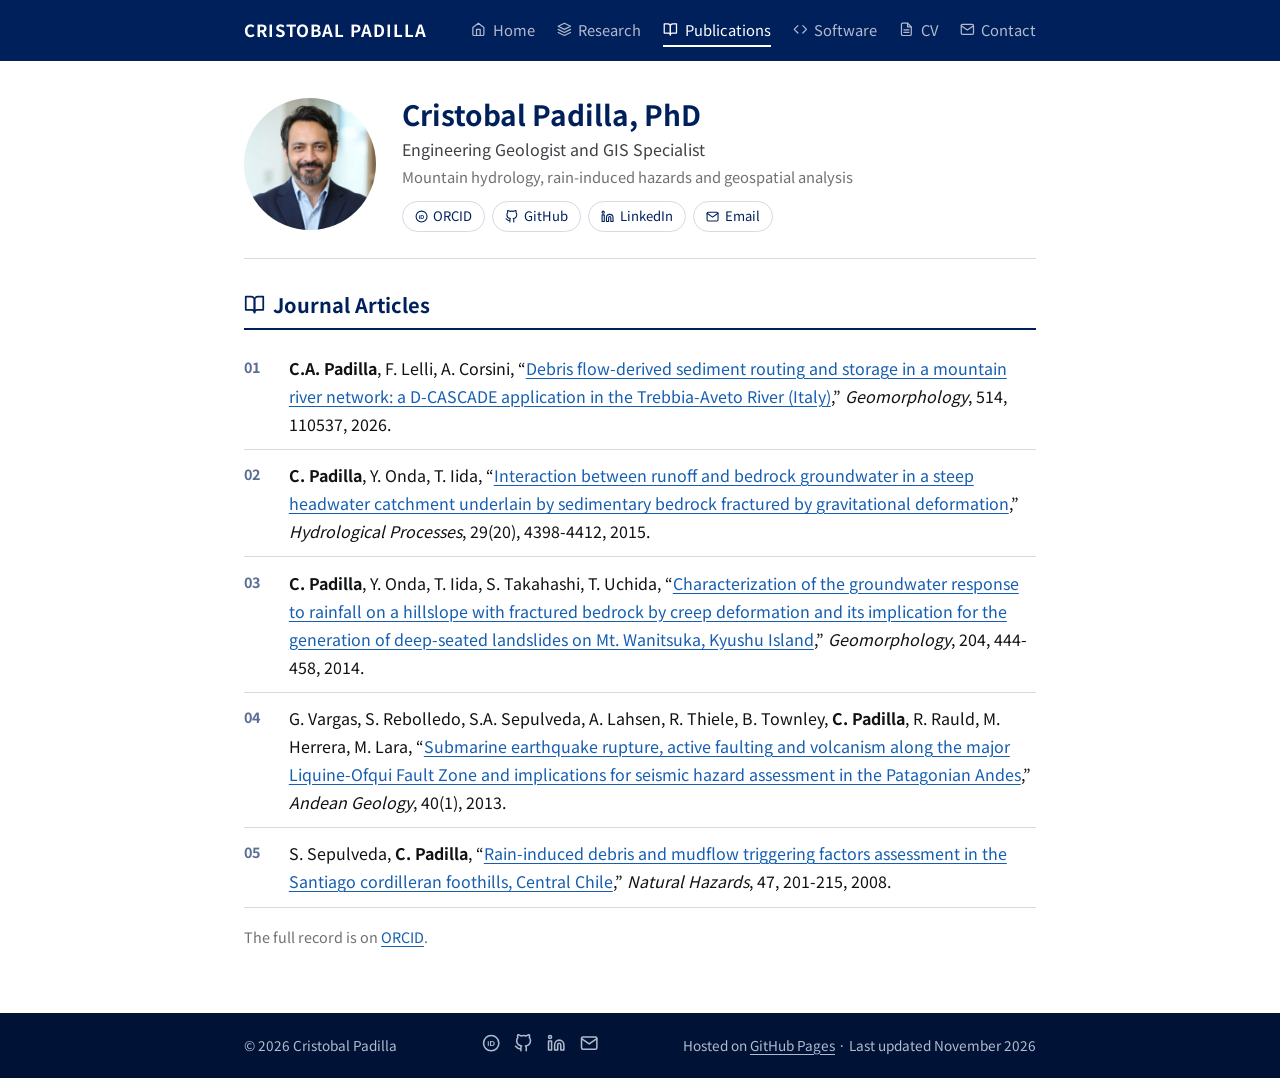
<file: publications.html>
<!doctype html>
<html lang="en">
<head>
<meta charset="utf-8">
<meta name="viewport" content="width=device-width, initial-scale=1">
<title>Publications | Cristobal Padilla</title>
<meta name="description" content="Cristobal Padilla, PhD. Engineering geologist and GIS specialist working on mountain hydrology, rain-induced hazards (landslides, debris flows, sediment) and geospatial tools for disaster risk reduction.">
<link rel="preconnect" href="https://fonts.googleapis.com">
<link rel="preconnect" href="https://fonts.gstatic.com" crossorigin>
<link href="https://fonts.googleapis.com/css2?family=Noto+Sans+JP:wght@400;700&display=swap" rel="stylesheet">
<link rel="stylesheet" href="style.css">
</head>
<body>
<header class="topbar"><div class="wrap"><a class="site-name" href="index.html">CRISTOBAL PADILLA</a><nav aria-label="Site"><a href="index.html"><svg class="ic" viewBox="0 0 24 24" width="1em" height="1em" fill="none" stroke="currentColor" stroke-width="2" stroke-linecap="round" stroke-linejoin="round" aria-hidden="true"><path d="M3 9l9-7 9 7v11a2 2 0 0 1-2 2H5a2 2 0 0 1-2-2z"/><polyline points="9 22 9 12 15 12 15 22"/></svg>Home</a><a href="research.html"><svg class="ic" viewBox="0 0 24 24" width="1em" height="1em" fill="none" stroke="currentColor" stroke-width="2" stroke-linecap="round" stroke-linejoin="round" aria-hidden="true"><polygon points="12 2 2 7 12 12 22 7 12 2"/><polyline points="2 17 12 22 22 17"/><polyline points="2 12 12 17 22 12"/></svg>Research</a><a href="publications.html" class="active"><svg class="ic" viewBox="0 0 24 24" width="1em" height="1em" fill="none" stroke="currentColor" stroke-width="2" stroke-linecap="round" stroke-linejoin="round" aria-hidden="true"><path d="M2 3h6a4 4 0 0 1 4 4v14a3 3 0 0 0-3-3H2z"/><path d="M22 3h-6a4 4 0 0 0-4 4v14a3 3 0 0 1 3-3h7z"/></svg>Publications</a><a href="software.html"><svg class="ic" viewBox="0 0 24 24" width="1em" height="1em" fill="none" stroke="currentColor" stroke-width="2" stroke-linecap="round" stroke-linejoin="round" aria-hidden="true"><polyline points="16 18 22 12 16 6"/><polyline points="8 6 2 12 8 18"/></svg>Software</a><a href="cv.html"><svg class="ic" viewBox="0 0 24 24" width="1em" height="1em" fill="none" stroke="currentColor" stroke-width="2" stroke-linecap="round" stroke-linejoin="round" aria-hidden="true"><path d="M14 2H6a2 2 0 0 0-2 2v16a2 2 0 0 0 2 2h12a2 2 0 0 0 2-2V8z"/><polyline points="14 2 14 8 20 8"/><line x1="16" y1="13" x2="8" y2="13"/><line x1="16" y1="17" x2="8" y2="17"/></svg>CV</a><a href="contact.html"><svg class="ic" viewBox="0 0 24 24" width="1em" height="1em" fill="none" stroke="currentColor" stroke-width="2" stroke-linecap="round" stroke-linejoin="round" aria-hidden="true"><path d="M4 4h16c1.1 0 2 .9 2 2v12c0 1.1-.9 2-2 2H4c-1.1 0-2-.9-2-2V6c0-1.1.9-2 2-2z"/><polyline points="22,6 12,13 2,6"/></svg>Contact</a></nav></div></header>
<main class="wrap">
<section class="profile"><div class="avatar"><img src="img/profile.jpg" alt="Portrait of Cristobal Padilla" onerror="this.remove()"><span aria-hidden="true">CP</span></div><div><h1>Cristobal Padilla, PhD</h1><p class="role">Engineering Geologist and GIS Specialist</p><p class="affil">Mountain hydrology, rain-induced hazards and geospatial analysis</p><div class="links"><a href="https://orcid.org/0009-0002-5667-9123"><svg class="ic" viewBox="0 0 24 24" width="1em" height="1em" fill="none" stroke="currentColor" stroke-width="2" stroke-linecap="round" stroke-linejoin="round" aria-hidden="true"><circle cx="12" cy="12" r="10"/><text x="12" y="15.6" text-anchor="middle" font-size="10" font-weight="700" font-family="Arial,sans-serif" fill="currentColor" stroke="none">iD</text></svg>ORCID</a><a href="https://github.com/PadiCR"><svg class="ic" viewBox="0 0 24 24" width="1em" height="1em" fill="none" stroke="currentColor" stroke-width="2" stroke-linecap="round" stroke-linejoin="round" aria-hidden="true"><path d="M9 19c-5 1.5-5-2.5-7-3m14 6v-3.87a3.37 3.37 0 0 0-.94-2.61c3.14-.35 6.44-1.54 6.44-7A5.44 5.44 0 0 0 20 4.77 5.07 5.07 0 0 0 19.91 1S18.73.65 16 2.48a13.38 13.38 0 0 0-7 0C6.27.65 5.09 1 5.09 1A5.07 5.07 0 0 0 5 4.77a5.44 5.44 0 0 0-1.5 3.78c0 5.42 3.3 6.61 6.44 7A3.37 3.37 0 0 0 9 18.13V22"/></svg>GitHub</a><a href="https://www.linkedin.com/in/cristobal-padilla-15992239/"><svg class="ic" viewBox="0 0 24 24" width="1em" height="1em" fill="none" stroke="currentColor" stroke-width="2" stroke-linecap="round" stroke-linejoin="round" aria-hidden="true"><path d="M16 8a6 6 0 0 1 6 6v7h-4v-7a2 2 0 0 0-2-2 2 2 0 0 0-2 2v7h-4v-7a6 6 0 0 1 6-6z"/><rect x="2" y="9" width="4" height="12"/><circle cx="4" cy="4" r="2"/></svg>LinkedIn</a><a href="mailto:cristobalpadilla@gmail.com"><svg class="ic" viewBox="0 0 24 24" width="1em" height="1em" fill="none" stroke="currentColor" stroke-width="2" stroke-linecap="round" stroke-linejoin="round" aria-hidden="true"><path d="M4 4h16c1.1 0 2 .9 2 2v12c0 1.1-.9 2-2 2H4c-1.1 0-2-.9-2-2V6c0-1.1.9-2 2-2z"/><polyline points="22,6 12,13 2,6"/></svg>Email</a></div></div></section>
<section>
<h2><svg class="ic" viewBox="0 0 24 24" width="1em" height="1em" fill="none" stroke="currentColor" stroke-width="2" stroke-linecap="round" stroke-linejoin="round" aria-hidden="true"><path d="M2 3h6a4 4 0 0 1 4 4v14a3 3 0 0 0-3-3H2z"/><path d="M22 3h-6a4 4 0 0 0-4 4v14a3 3 0 0 1 3-3h7z"/></svg>Journal Articles</h2>
<ol class="pubs">
<li><span><strong>C.A. Padilla</strong>, F. Lelli, A. Corsini, &ldquo;<a href="https://doi.org/10.1016/j.geomorph.2026.110537">Debris flow-derived sediment routing and storage in a mountain river network: a D-CASCADE application in the Trebbia-Aveto River (Italy)</a>,&rdquo; <em>Geomorphology</em>, 514, 110537, 2026.</span></li>
<li><span><strong>C. Padilla</strong>, Y. Onda, T. Iida, &ldquo;<a href="https://doi.org/10.1002/hyp.10498">Interaction between runoff and bedrock groundwater in a steep headwater catchment underlain by sedimentary bedrock fractured by gravitational deformation</a>,&rdquo; <em>Hydrological Processes</em>, 29(20), 4398-4412, 2015.</span></li>
<li><span><strong>C. Padilla</strong>, Y. Onda, T. Iida, S. Takahashi, T. Uchida, &ldquo;<a href="https://doi.org/10.1016/j.geomorph.2013.08.024">Characterization of the groundwater response to rainfall on a hillslope with fractured bedrock by creep deformation and its implication for the generation of deep-seated landslides on Mt. Wanitsuka, Kyushu Island</a>,&rdquo; <em>Geomorphology</em>, 204, 444-458, 2014.</span></li>
<li><span>G. Vargas, S. Rebolledo, S.A. Sepulveda, A. Lahsen, R. Thiele, B. Townley, <strong>C. Padilla</strong>, R. Rauld, M. Herrera, M. Lara, &ldquo;<a href="https://doi.org/10.5027/andgeoV40n1-a07">Submarine earthquake rupture, active faulting and volcanism along the major Liquine-Ofqui Fault Zone and implications for seismic hazard assessment in the Patagonian Andes</a>,&rdquo; <em>Andean Geology</em>, 40(1), 2013.</span></li>
<li><span>S. Sepulveda, <strong>C. Padilla</strong>, &ldquo;<a href="https://doi.org/10.1007/s11069-007-9210-6">Rain-induced debris and mudflow triggering factors assessment in the Santiago cordilleran foothills, Central Chile</a>,&rdquo; <em>Natural Hazards</em>, 47, 201-215, 2008.</span></li>
</ol>
<p class="note" style="margin-top:1rem">The full record is on <a href="https://orcid.org/0009-0002-5667-9123">ORCID</a>.</p>
</section>
</main>
<footer><div class="wrap"><span>&copy; 2026 Cristobal Padilla</span><span class="flinks"><a href="https://orcid.org/0009-0002-5667-9123" aria-label="ORCID"><svg class="ic" viewBox="0 0 24 24" width="1em" height="1em" fill="none" stroke="currentColor" stroke-width="2" stroke-linecap="round" stroke-linejoin="round" aria-hidden="true"><circle cx="12" cy="12" r="10"/><text x="12" y="15.6" text-anchor="middle" font-size="10" font-weight="700" font-family="Arial,sans-serif" fill="currentColor" stroke="none">iD</text></svg></a><a href="https://github.com/PadiCR" aria-label="GitHub"><svg class="ic" viewBox="0 0 24 24" width="1em" height="1em" fill="none" stroke="currentColor" stroke-width="2" stroke-linecap="round" stroke-linejoin="round" aria-hidden="true"><path d="M9 19c-5 1.5-5-2.5-7-3m14 6v-3.87a3.37 3.37 0 0 0-.94-2.61c3.14-.35 6.44-1.54 6.44-7A5.44 5.44 0 0 0 20 4.77 5.07 5.07 0 0 0 19.91 1S18.73.65 16 2.48a13.38 13.38 0 0 0-7 0C6.27.65 5.09 1 5.09 1A5.07 5.07 0 0 0 5 4.77a5.44 5.44 0 0 0-1.5 3.78c0 5.42 3.3 6.61 6.44 7A3.37 3.37 0 0 0 9 18.13V22"/></svg></a><a href="https://www.linkedin.com/in/cristobal-padilla-15992239/" aria-label="LinkedIn"><svg class="ic" viewBox="0 0 24 24" width="1em" height="1em" fill="none" stroke="currentColor" stroke-width="2" stroke-linecap="round" stroke-linejoin="round" aria-hidden="true"><path d="M16 8a6 6 0 0 1 6 6v7h-4v-7a2 2 0 0 0-2-2 2 2 0 0 0-2 2v7h-4v-7a6 6 0 0 1 6-6z"/><rect x="2" y="9" width="4" height="12"/><circle cx="4" cy="4" r="2"/></svg></a><a href="mailto:cristobalpadilla@gmail.com" aria-label="Email"><svg class="ic" viewBox="0 0 24 24" width="1em" height="1em" fill="none" stroke="currentColor" stroke-width="2" stroke-linecap="round" stroke-linejoin="round" aria-hidden="true"><path d="M4 4h16c1.1 0 2 .9 2 2v12c0 1.1-.9 2-2 2H4c-1.1 0-2-.9-2-2V6c0-1.1.9-2 2-2z"/><polyline points="22,6 12,13 2,6"/></svg></a></span><span>Hosted on <a href="https://pages.github.com/">GitHub Pages</a> &middot; Last updated November 2026</span></div></footer>
</body>
</html>
</file>
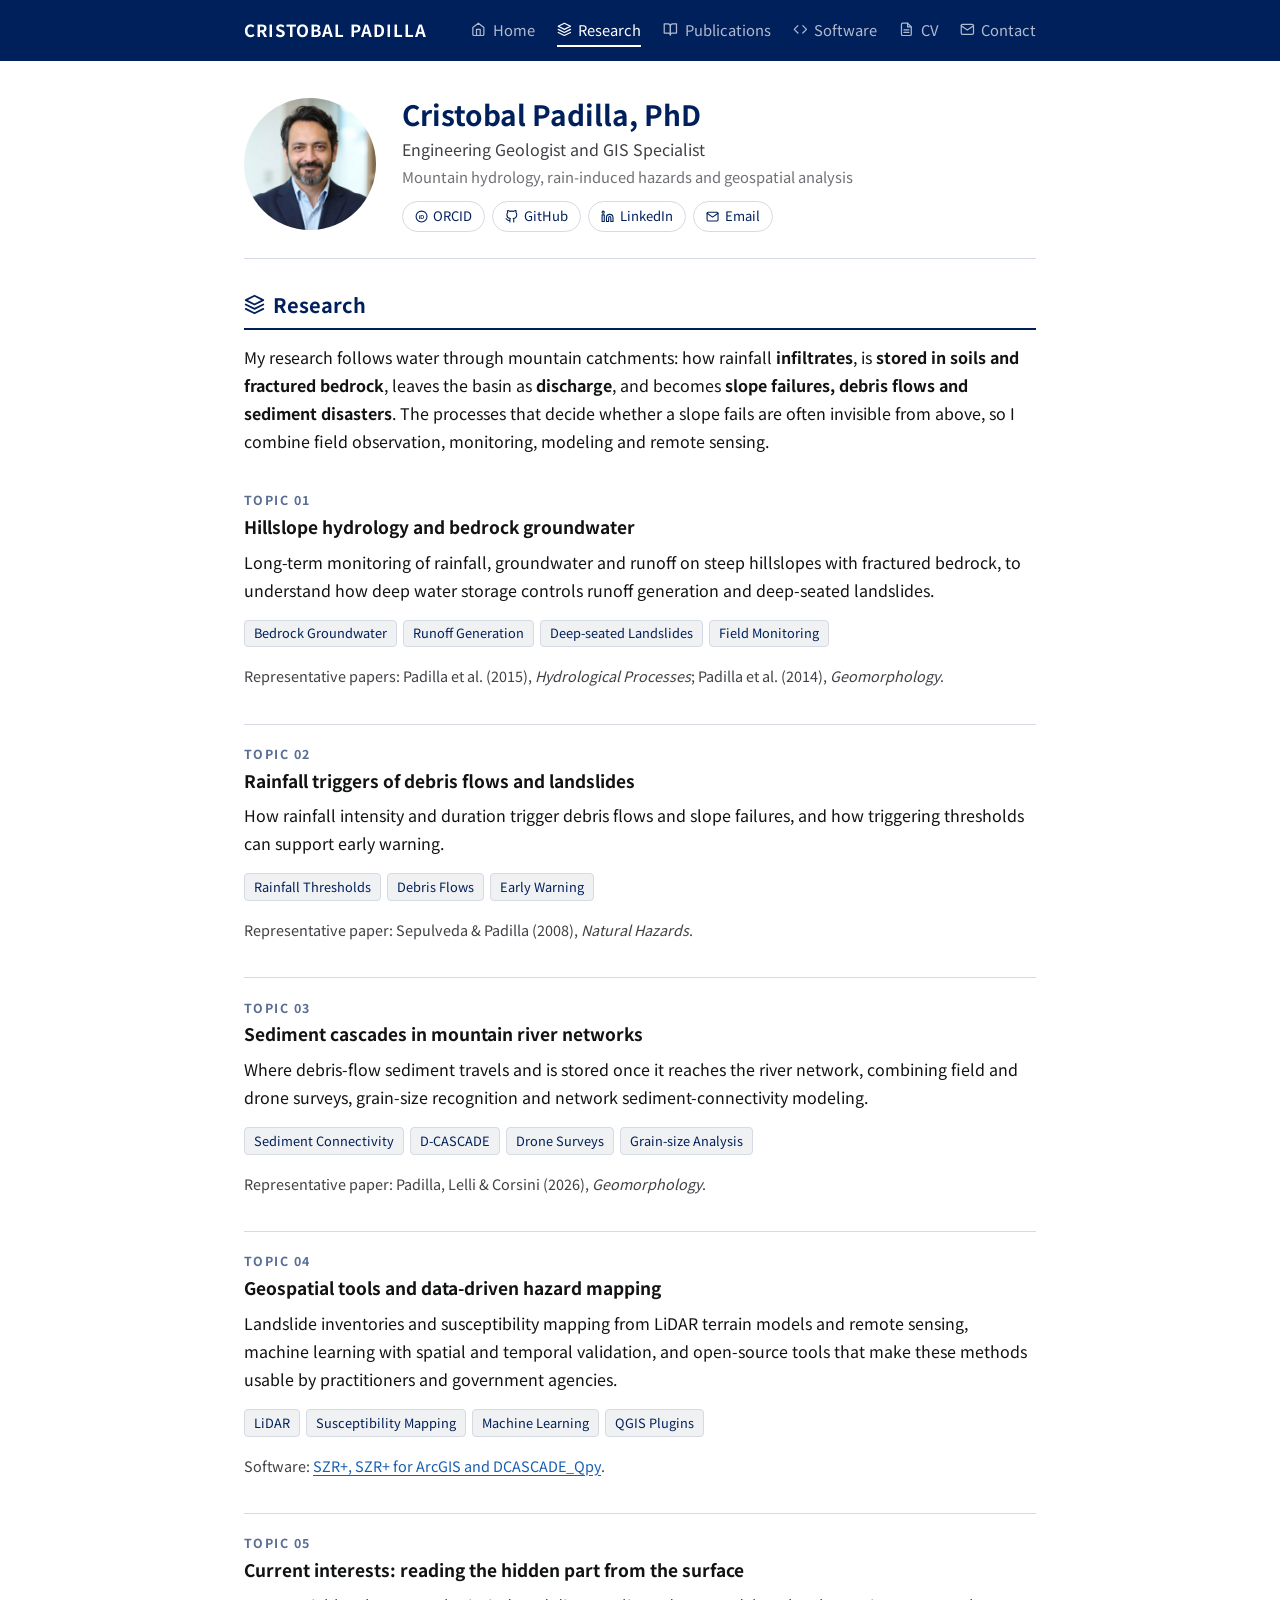
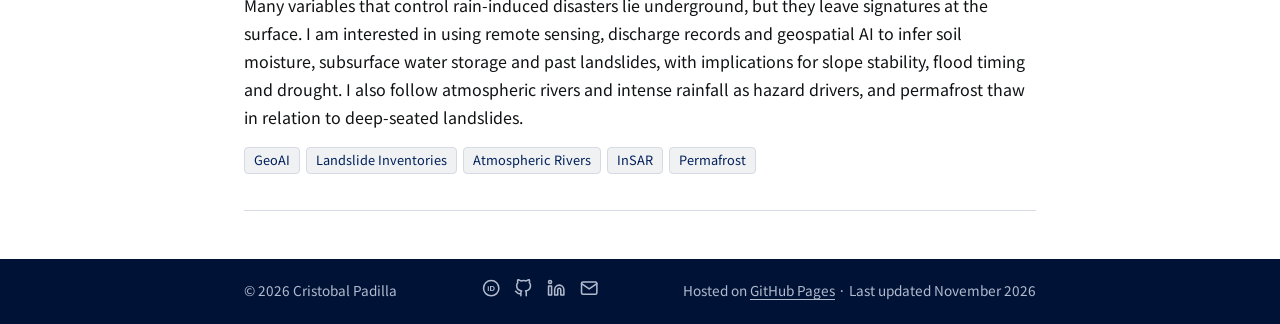
<file: research.html>
<!doctype html>
<html lang="en">
<head>
<meta charset="utf-8">
<meta name="viewport" content="width=device-width, initial-scale=1">
<title>Research | Cristobal Padilla</title>
<meta name="description" content="Cristobal Padilla, PhD. Engineering geologist and GIS specialist working on mountain hydrology, rain-induced hazards (landslides, debris flows, sediment) and geospatial tools for disaster risk reduction.">
<link rel="preconnect" href="https://fonts.googleapis.com">
<link rel="preconnect" href="https://fonts.gstatic.com" crossorigin>
<link href="https://fonts.googleapis.com/css2?family=Noto+Sans+JP:wght@400;700&display=swap" rel="stylesheet">
<link rel="stylesheet" href="style.css">
</head>
<body>
<header class="topbar"><div class="wrap"><a class="site-name" href="index.html">CRISTOBAL PADILLA</a><nav aria-label="Site"><a href="index.html"><svg class="ic" viewBox="0 0 24 24" width="1em" height="1em" fill="none" stroke="currentColor" stroke-width="2" stroke-linecap="round" stroke-linejoin="round" aria-hidden="true"><path d="M3 9l9-7 9 7v11a2 2 0 0 1-2 2H5a2 2 0 0 1-2-2z"/><polyline points="9 22 9 12 15 12 15 22"/></svg>Home</a><a href="research.html" class="active"><svg class="ic" viewBox="0 0 24 24" width="1em" height="1em" fill="none" stroke="currentColor" stroke-width="2" stroke-linecap="round" stroke-linejoin="round" aria-hidden="true"><polygon points="12 2 2 7 12 12 22 7 12 2"/><polyline points="2 17 12 22 22 17"/><polyline points="2 12 12 17 22 12"/></svg>Research</a><a href="publications.html"><svg class="ic" viewBox="0 0 24 24" width="1em" height="1em" fill="none" stroke="currentColor" stroke-width="2" stroke-linecap="round" stroke-linejoin="round" aria-hidden="true"><path d="M2 3h6a4 4 0 0 1 4 4v14a3 3 0 0 0-3-3H2z"/><path d="M22 3h-6a4 4 0 0 0-4 4v14a3 3 0 0 1 3-3h7z"/></svg>Publications</a><a href="software.html"><svg class="ic" viewBox="0 0 24 24" width="1em" height="1em" fill="none" stroke="currentColor" stroke-width="2" stroke-linecap="round" stroke-linejoin="round" aria-hidden="true"><polyline points="16 18 22 12 16 6"/><polyline points="8 6 2 12 8 18"/></svg>Software</a><a href="cv.html"><svg class="ic" viewBox="0 0 24 24" width="1em" height="1em" fill="none" stroke="currentColor" stroke-width="2" stroke-linecap="round" stroke-linejoin="round" aria-hidden="true"><path d="M14 2H6a2 2 0 0 0-2 2v16a2 2 0 0 0 2 2h12a2 2 0 0 0 2-2V8z"/><polyline points="14 2 14 8 20 8"/><line x1="16" y1="13" x2="8" y2="13"/><line x1="16" y1="17" x2="8" y2="17"/></svg>CV</a><a href="contact.html"><svg class="ic" viewBox="0 0 24 24" width="1em" height="1em" fill="none" stroke="currentColor" stroke-width="2" stroke-linecap="round" stroke-linejoin="round" aria-hidden="true"><path d="M4 4h16c1.1 0 2 .9 2 2v12c0 1.1-.9 2-2 2H4c-1.1 0-2-.9-2-2V6c0-1.1.9-2 2-2z"/><polyline points="22,6 12,13 2,6"/></svg>Contact</a></nav></div></header>
<main class="wrap">
<section class="profile"><div class="avatar"><img src="img/profile.jpg" alt="Portrait of Cristobal Padilla" onerror="this.remove()"><span aria-hidden="true">CP</span></div><div><h1>Cristobal Padilla, PhD</h1><p class="role">Engineering Geologist and GIS Specialist</p><p class="affil">Mountain hydrology, rain-induced hazards and geospatial analysis</p><div class="links"><a href="https://orcid.org/0009-0002-5667-9123"><svg class="ic" viewBox="0 0 24 24" width="1em" height="1em" fill="none" stroke="currentColor" stroke-width="2" stroke-linecap="round" stroke-linejoin="round" aria-hidden="true"><circle cx="12" cy="12" r="10"/><text x="12" y="15.6" text-anchor="middle" font-size="10" font-weight="700" font-family="Arial,sans-serif" fill="currentColor" stroke="none">iD</text></svg>ORCID</a><a href="https://github.com/PadiCR"><svg class="ic" viewBox="0 0 24 24" width="1em" height="1em" fill="none" stroke="currentColor" stroke-width="2" stroke-linecap="round" stroke-linejoin="round" aria-hidden="true"><path d="M9 19c-5 1.5-5-2.5-7-3m14 6v-3.87a3.37 3.37 0 0 0-.94-2.61c3.14-.35 6.44-1.54 6.44-7A5.44 5.44 0 0 0 20 4.77 5.07 5.07 0 0 0 19.91 1S18.73.65 16 2.48a13.38 13.38 0 0 0-7 0C6.27.65 5.09 1 5.09 1A5.07 5.07 0 0 0 5 4.77a5.44 5.44 0 0 0-1.5 3.78c0 5.42 3.3 6.61 6.44 7A3.37 3.37 0 0 0 9 18.13V22"/></svg>GitHub</a><a href="https://www.linkedin.com/in/cristobal-padilla-15992239/"><svg class="ic" viewBox="0 0 24 24" width="1em" height="1em" fill="none" stroke="currentColor" stroke-width="2" stroke-linecap="round" stroke-linejoin="round" aria-hidden="true"><path d="M16 8a6 6 0 0 1 6 6v7h-4v-7a2 2 0 0 0-2-2 2 2 0 0 0-2 2v7h-4v-7a6 6 0 0 1 6-6z"/><rect x="2" y="9" width="4" height="12"/><circle cx="4" cy="4" r="2"/></svg>LinkedIn</a><a href="mailto:cristobalpadilla@gmail.com"><svg class="ic" viewBox="0 0 24 24" width="1em" height="1em" fill="none" stroke="currentColor" stroke-width="2" stroke-linecap="round" stroke-linejoin="round" aria-hidden="true"><path d="M4 4h16c1.1 0 2 .9 2 2v12c0 1.1-.9 2-2 2H4c-1.1 0-2-.9-2-2V6c0-1.1.9-2 2-2z"/><polyline points="22,6 12,13 2,6"/></svg>Email</a></div></div></section>
<section>
<h2><svg class="ic" viewBox="0 0 24 24" width="1em" height="1em" fill="none" stroke="currentColor" stroke-width="2" stroke-linecap="round" stroke-linejoin="round" aria-hidden="true"><polygon points="12 2 2 7 12 12 22 7 12 2"/><polyline points="2 17 12 22 22 17"/><polyline points="2 12 12 17 22 12"/></svg>Research</h2>
<p>My research follows water through mountain catchments: how rainfall <strong>infiltrates</strong>, is <strong>stored in soils and fractured bedrock</strong>, leaves the basin as <strong>discharge</strong>, and becomes <strong>slope failures, debris flows and sediment disasters</strong>. The processes that decide whether a slope fails are often invisible from above, so I combine field observation, monitoring, modeling and remote sensing.</p>
<div class="topic"><div class="num">Topic 01</div><h3>Hillslope hydrology and bedrock groundwater</h3><p>Long-term monitoring of rainfall, groundwater and runoff on steep hillslopes with fractured bedrock, to understand how deep water storage controls runoff generation and deep-seated landslides.</p><div class="tags"><span>Bedrock Groundwater</span><span>Runoff Generation</span><span>Deep-seated Landslides</span><span>Field Monitoring</span></div><p class="rep">Representative papers: Padilla et al. (2015), <em>Hydrological Processes</em>; Padilla et al. (2014), <em>Geomorphology</em>.</p></div>
<div class="topic"><div class="num">Topic 02</div><h3>Rainfall triggers of debris flows and landslides</h3><p>How rainfall intensity and duration trigger debris flows and slope failures, and how triggering thresholds can support early warning.</p><div class="tags"><span>Rainfall Thresholds</span><span>Debris Flows</span><span>Early Warning</span></div><p class="rep">Representative paper: Sepulveda &amp; Padilla (2008), <em>Natural Hazards</em>.</p></div>
<div class="topic"><div class="num">Topic 03</div><h3>Sediment cascades in mountain river networks</h3><p>Where debris-flow sediment travels and is stored once it reaches the river network, combining field and drone surveys, grain-size recognition and network sediment-connectivity modeling.</p><div class="tags"><span>Sediment Connectivity</span><span>D-CASCADE</span><span>Drone Surveys</span><span>Grain-size Analysis</span></div><p class="rep">Representative paper: Padilla, Lelli &amp; Corsini (2026), <em>Geomorphology</em>.</p></div>
<div class="topic"><div class="num">Topic 04</div><h3>Geospatial tools and data-driven hazard mapping</h3><p>Landslide inventories and susceptibility mapping from LiDAR terrain models and remote sensing, machine learning with spatial and temporal validation, and open-source tools that make these methods usable by practitioners and government agencies.</p><div class="tags"><span>LiDAR</span><span>Susceptibility Mapping</span><span>Machine Learning</span><span>QGIS Plugins</span></div><p class="rep">Software: <a href="software.html">SZR+, SZR+ for ArcGIS and DCASCADE_Qpy</a>.</p></div>
<div class="topic"><div class="num">Topic 05</div><h3>Current interests: reading the hidden part from the surface</h3><p>Many variables that control rain-induced disasters lie underground, but they leave signatures at the surface. I am interested in using remote sensing, discharge records and geospatial AI to infer soil moisture, subsurface water storage and past landslides, with implications for slope stability, flood timing and drought. I also follow atmospheric rivers and intense rainfall as hazard drivers, and permafrost thaw in relation to deep-seated landslides.</p><div class="tags"><span>GeoAI</span><span>Landslide Inventories</span><span>Atmospheric Rivers</span><span>InSAR</span><span>Permafrost</span></div></div>
</section>
</main>
<footer><div class="wrap"><span>&copy; 2026 Cristobal Padilla</span><span class="flinks"><a href="https://orcid.org/0009-0002-5667-9123" aria-label="ORCID"><svg class="ic" viewBox="0 0 24 24" width="1em" height="1em" fill="none" stroke="currentColor" stroke-width="2" stroke-linecap="round" stroke-linejoin="round" aria-hidden="true"><circle cx="12" cy="12" r="10"/><text x="12" y="15.6" text-anchor="middle" font-size="10" font-weight="700" font-family="Arial,sans-serif" fill="currentColor" stroke="none">iD</text></svg></a><a href="https://github.com/PadiCR" aria-label="GitHub"><svg class="ic" viewBox="0 0 24 24" width="1em" height="1em" fill="none" stroke="currentColor" stroke-width="2" stroke-linecap="round" stroke-linejoin="round" aria-hidden="true"><path d="M9 19c-5 1.5-5-2.5-7-3m14 6v-3.87a3.37 3.37 0 0 0-.94-2.61c3.14-.35 6.44-1.54 6.44-7A5.44 5.44 0 0 0 20 4.77 5.07 5.07 0 0 0 19.91 1S18.73.65 16 2.48a13.38 13.38 0 0 0-7 0C6.27.65 5.09 1 5.09 1A5.07 5.07 0 0 0 5 4.77a5.44 5.44 0 0 0-1.5 3.78c0 5.42 3.3 6.61 6.44 7A3.37 3.37 0 0 0 9 18.13V22"/></svg></a><a href="https://www.linkedin.com/in/cristobal-padilla-15992239/" aria-label="LinkedIn"><svg class="ic" viewBox="0 0 24 24" width="1em" height="1em" fill="none" stroke="currentColor" stroke-width="2" stroke-linecap="round" stroke-linejoin="round" aria-hidden="true"><path d="M16 8a6 6 0 0 1 6 6v7h-4v-7a2 2 0 0 0-2-2 2 2 0 0 0-2 2v7h-4v-7a6 6 0 0 1 6-6z"/><rect x="2" y="9" width="4" height="12"/><circle cx="4" cy="4" r="2"/></svg></a><a href="mailto:cristobalpadilla@gmail.com" aria-label="Email"><svg class="ic" viewBox="0 0 24 24" width="1em" height="1em" fill="none" stroke="currentColor" stroke-width="2" stroke-linecap="round" stroke-linejoin="round" aria-hidden="true"><path d="M4 4h16c1.1 0 2 .9 2 2v12c0 1.1-.9 2-2 2H4c-1.1 0-2-.9-2-2V6c0-1.1.9-2 2-2z"/><polyline points="22,6 12,13 2,6"/></svg></a></span><span>Hosted on <a href="https://pages.github.com/">GitHub Pages</a> &middot; Last updated November 2026</span></div></footer>
</body>
</html>
</file>
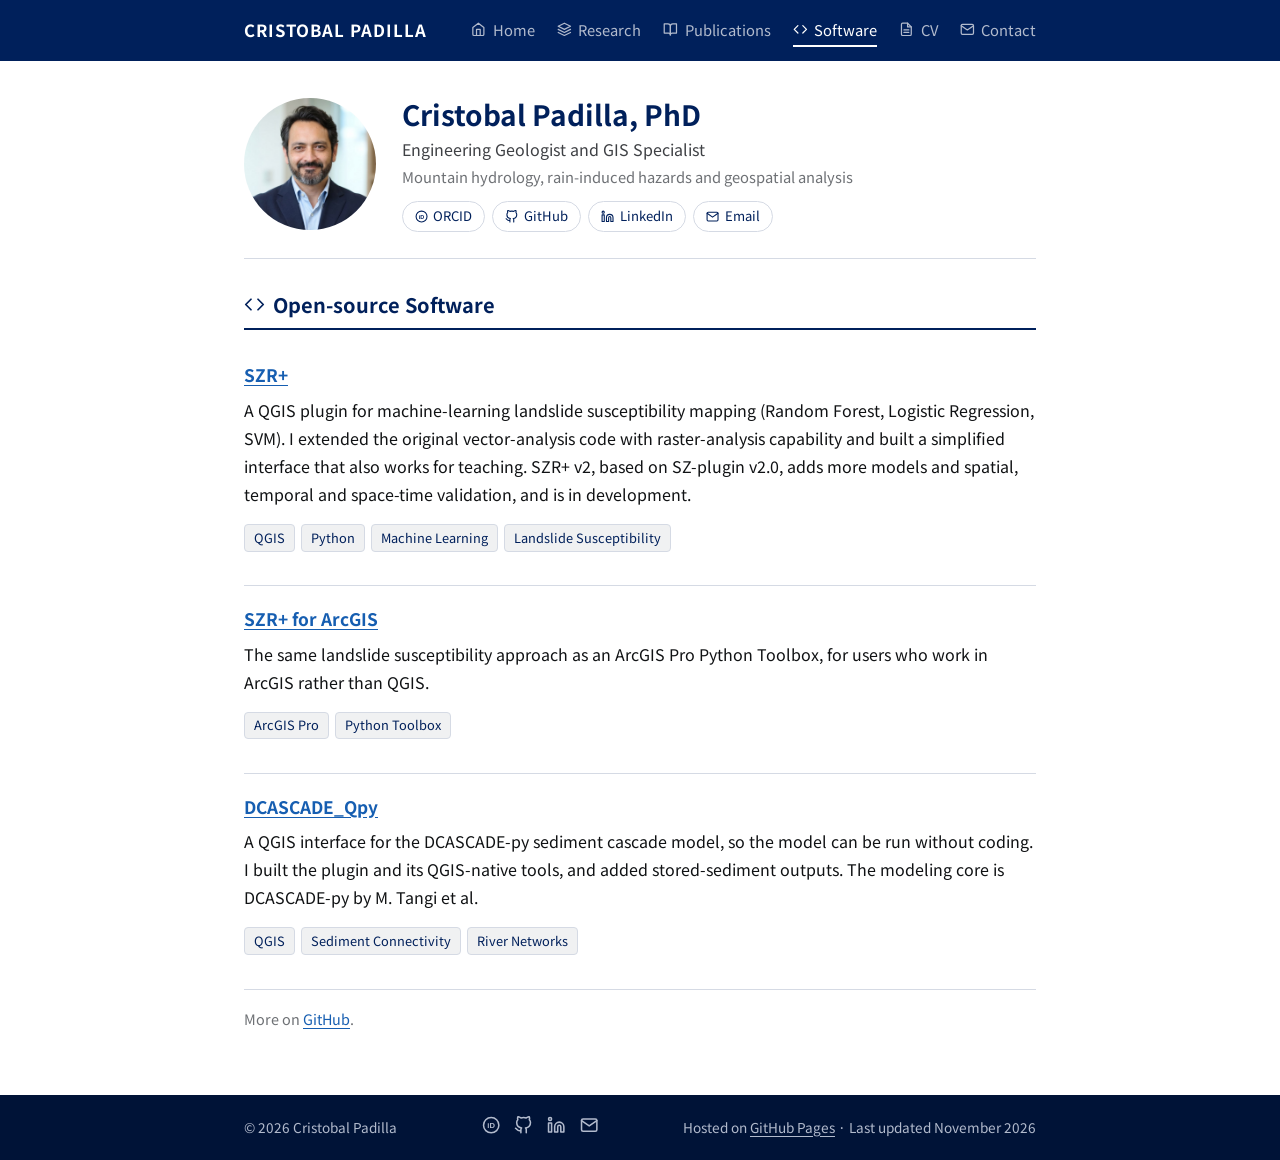
<file: software.html>
<!doctype html>
<html lang="en">
<head>
<meta charset="utf-8">
<meta name="viewport" content="width=device-width, initial-scale=1">
<title>Software | Cristobal Padilla</title>
<meta name="description" content="Cristobal Padilla, PhD. Engineering geologist and GIS specialist working on mountain hydrology, rain-induced hazards (landslides, debris flows, sediment) and geospatial tools for disaster risk reduction.">
<link rel="preconnect" href="https://fonts.googleapis.com">
<link rel="preconnect" href="https://fonts.gstatic.com" crossorigin>
<link href="https://fonts.googleapis.com/css2?family=Noto+Sans+JP:wght@400;700&display=swap" rel="stylesheet">
<link rel="stylesheet" href="style.css">
</head>
<body>
<header class="topbar"><div class="wrap"><a class="site-name" href="index.html">CRISTOBAL PADILLA</a><nav aria-label="Site"><a href="index.html"><svg class="ic" viewBox="0 0 24 24" width="1em" height="1em" fill="none" stroke="currentColor" stroke-width="2" stroke-linecap="round" stroke-linejoin="round" aria-hidden="true"><path d="M3 9l9-7 9 7v11a2 2 0 0 1-2 2H5a2 2 0 0 1-2-2z"/><polyline points="9 22 9 12 15 12 15 22"/></svg>Home</a><a href="research.html"><svg class="ic" viewBox="0 0 24 24" width="1em" height="1em" fill="none" stroke="currentColor" stroke-width="2" stroke-linecap="round" stroke-linejoin="round" aria-hidden="true"><polygon points="12 2 2 7 12 12 22 7 12 2"/><polyline points="2 17 12 22 22 17"/><polyline points="2 12 12 17 22 12"/></svg>Research</a><a href="publications.html"><svg class="ic" viewBox="0 0 24 24" width="1em" height="1em" fill="none" stroke="currentColor" stroke-width="2" stroke-linecap="round" stroke-linejoin="round" aria-hidden="true"><path d="M2 3h6a4 4 0 0 1 4 4v14a3 3 0 0 0-3-3H2z"/><path d="M22 3h-6a4 4 0 0 0-4 4v14a3 3 0 0 1 3-3h7z"/></svg>Publications</a><a href="software.html" class="active"><svg class="ic" viewBox="0 0 24 24" width="1em" height="1em" fill="none" stroke="currentColor" stroke-width="2" stroke-linecap="round" stroke-linejoin="round" aria-hidden="true"><polyline points="16 18 22 12 16 6"/><polyline points="8 6 2 12 8 18"/></svg>Software</a><a href="cv.html"><svg class="ic" viewBox="0 0 24 24" width="1em" height="1em" fill="none" stroke="currentColor" stroke-width="2" stroke-linecap="round" stroke-linejoin="round" aria-hidden="true"><path d="M14 2H6a2 2 0 0 0-2 2v16a2 2 0 0 0 2 2h12a2 2 0 0 0 2-2V8z"/><polyline points="14 2 14 8 20 8"/><line x1="16" y1="13" x2="8" y2="13"/><line x1="16" y1="17" x2="8" y2="17"/></svg>CV</a><a href="contact.html"><svg class="ic" viewBox="0 0 24 24" width="1em" height="1em" fill="none" stroke="currentColor" stroke-width="2" stroke-linecap="round" stroke-linejoin="round" aria-hidden="true"><path d="M4 4h16c1.1 0 2 .9 2 2v12c0 1.1-.9 2-2 2H4c-1.1 0-2-.9-2-2V6c0-1.1.9-2 2-2z"/><polyline points="22,6 12,13 2,6"/></svg>Contact</a></nav></div></header>
<main class="wrap">
<section class="profile"><div class="avatar"><img src="img/profile.jpg" alt="Portrait of Cristobal Padilla" onerror="this.remove()"><span aria-hidden="true">CP</span></div><div><h1>Cristobal Padilla, PhD</h1><p class="role">Engineering Geologist and GIS Specialist</p><p class="affil">Mountain hydrology, rain-induced hazards and geospatial analysis</p><div class="links"><a href="https://orcid.org/0009-0002-5667-9123"><svg class="ic" viewBox="0 0 24 24" width="1em" height="1em" fill="none" stroke="currentColor" stroke-width="2" stroke-linecap="round" stroke-linejoin="round" aria-hidden="true"><circle cx="12" cy="12" r="10"/><text x="12" y="15.6" text-anchor="middle" font-size="10" font-weight="700" font-family="Arial,sans-serif" fill="currentColor" stroke="none">iD</text></svg>ORCID</a><a href="https://github.com/PadiCR"><svg class="ic" viewBox="0 0 24 24" width="1em" height="1em" fill="none" stroke="currentColor" stroke-width="2" stroke-linecap="round" stroke-linejoin="round" aria-hidden="true"><path d="M9 19c-5 1.5-5-2.5-7-3m14 6v-3.87a3.37 3.37 0 0 0-.94-2.61c3.14-.35 6.44-1.54 6.44-7A5.44 5.44 0 0 0 20 4.77 5.07 5.07 0 0 0 19.91 1S18.73.65 16 2.48a13.38 13.38 0 0 0-7 0C6.27.65 5.09 1 5.09 1A5.07 5.07 0 0 0 5 4.77a5.44 5.44 0 0 0-1.5 3.78c0 5.42 3.3 6.61 6.44 7A3.37 3.37 0 0 0 9 18.13V22"/></svg>GitHub</a><a href="https://www.linkedin.com/in/cristobal-padilla-15992239/"><svg class="ic" viewBox="0 0 24 24" width="1em" height="1em" fill="none" stroke="currentColor" stroke-width="2" stroke-linecap="round" stroke-linejoin="round" aria-hidden="true"><path d="M16 8a6 6 0 0 1 6 6v7h-4v-7a2 2 0 0 0-2-2 2 2 0 0 0-2 2v7h-4v-7a6 6 0 0 1 6-6z"/><rect x="2" y="9" width="4" height="12"/><circle cx="4" cy="4" r="2"/></svg>LinkedIn</a><a href="mailto:cristobalpadilla@gmail.com"><svg class="ic" viewBox="0 0 24 24" width="1em" height="1em" fill="none" stroke="currentColor" stroke-width="2" stroke-linecap="round" stroke-linejoin="round" aria-hidden="true"><path d="M4 4h16c1.1 0 2 .9 2 2v12c0 1.1-.9 2-2 2H4c-1.1 0-2-.9-2-2V6c0-1.1.9-2 2-2z"/><polyline points="22,6 12,13 2,6"/></svg>Email</a></div></div></section>
<section>
<h2><svg class="ic" viewBox="0 0 24 24" width="1em" height="1em" fill="none" stroke="currentColor" stroke-width="2" stroke-linecap="round" stroke-linejoin="round" aria-hidden="true"><polyline points="16 18 22 12 16 6"/><polyline points="8 6 2 12 8 18"/></svg>Open-source Software</h2>
<div class="card"><h3><a href="https://github.com/PadiCR/SZRPlus">SZR+</a></h3><p>A QGIS plugin for machine-learning landslide susceptibility mapping (Random Forest, Logistic Regression, SVM). I extended the original vector-analysis code with raster-analysis capability and built a simplified interface that also works for teaching. SZR+ v2, based on SZ-plugin v2.0, adds more models and spatial, temporal and space-time validation, and is in development.</p><div class="tags"><span>QGIS</span><span>Python</span><span>Machine Learning</span><span>Landslide Susceptibility</span></div></div>
<div class="card"><h3><a href="https://github.com/PadiCR/SZRPlus_ArcGIS">SZR+ for ArcGIS</a></h3><p>The same landslide susceptibility approach as an ArcGIS Pro Python Toolbox, for users who work in ArcGIS rather than QGIS.</p><div class="tags"><span>ArcGIS Pro</span><span>Python Toolbox</span></div></div>
<div class="card"><h3><a href="https://github.com/PadiCR/DCASCADE_Qpy">DCASCADE_Qpy</a></h3><p>A QGIS interface for the DCASCADE-py sediment cascade model, so the model can be run without coding. I built the plugin and its QGIS-native tools, and added stored-sediment outputs. The modeling core is DCASCADE-py by M. Tangi et al.</p><div class="tags"><span>QGIS</span><span>Sediment Connectivity</span><span>River Networks</span></div></div>
<p class="note" style="margin-top:1rem">More on <a href="https://github.com/PadiCR">GitHub</a>.</p>
</section>
</main>
<footer><div class="wrap"><span>&copy; 2026 Cristobal Padilla</span><span class="flinks"><a href="https://orcid.org/0009-0002-5667-9123" aria-label="ORCID"><svg class="ic" viewBox="0 0 24 24" width="1em" height="1em" fill="none" stroke="currentColor" stroke-width="2" stroke-linecap="round" stroke-linejoin="round" aria-hidden="true"><circle cx="12" cy="12" r="10"/><text x="12" y="15.6" text-anchor="middle" font-size="10" font-weight="700" font-family="Arial,sans-serif" fill="currentColor" stroke="none">iD</text></svg></a><a href="https://github.com/PadiCR" aria-label="GitHub"><svg class="ic" viewBox="0 0 24 24" width="1em" height="1em" fill="none" stroke="currentColor" stroke-width="2" stroke-linecap="round" stroke-linejoin="round" aria-hidden="true"><path d="M9 19c-5 1.5-5-2.5-7-3m14 6v-3.87a3.37 3.37 0 0 0-.94-2.61c3.14-.35 6.44-1.54 6.44-7A5.44 5.44 0 0 0 20 4.77 5.07 5.07 0 0 0 19.91 1S18.73.65 16 2.48a13.38 13.38 0 0 0-7 0C6.27.65 5.09 1 5.09 1A5.07 5.07 0 0 0 5 4.77a5.44 5.44 0 0 0-1.5 3.78c0 5.42 3.3 6.61 6.44 7A3.37 3.37 0 0 0 9 18.13V22"/></svg></a><a href="https://www.linkedin.com/in/cristobal-padilla-15992239/" aria-label="LinkedIn"><svg class="ic" viewBox="0 0 24 24" width="1em" height="1em" fill="none" stroke="currentColor" stroke-width="2" stroke-linecap="round" stroke-linejoin="round" aria-hidden="true"><path d="M16 8a6 6 0 0 1 6 6v7h-4v-7a2 2 0 0 0-2-2 2 2 0 0 0-2 2v7h-4v-7a6 6 0 0 1 6-6z"/><rect x="2" y="9" width="4" height="12"/><circle cx="4" cy="4" r="2"/></svg></a><a href="mailto:cristobalpadilla@gmail.com" aria-label="Email"><svg class="ic" viewBox="0 0 24 24" width="1em" height="1em" fill="none" stroke="currentColor" stroke-width="2" stroke-linecap="round" stroke-linejoin="round" aria-hidden="true"><path d="M4 4h16c1.1 0 2 .9 2 2v12c0 1.1-.9 2-2 2H4c-1.1 0-2-.9-2-2V6c0-1.1.9-2 2-2z"/><polyline points="22,6 12,13 2,6"/></svg></a></span><span>Hosted on <a href="https://pages.github.com/">GitHub Pages</a> &middot; Last updated November 2026</span></div></footer>
</body>
</html>
</file>
<file: style.css>
:root{--navy:#00205b;--navy-dk:#001337;--pale:#b2bbcd;--ink:#101214;--muted:#3f4145;--soft:#6e7175;--link:#165eb1;--line:#d5dae4;--chip:#f0f1f2;--slate:#596e94;}
*{box-sizing:border-box;}
html{-webkit-text-size-adjust:100%;}
body{margin:0;background:#fff;color:var(--ink);font:16px/1.75 "Noto Sans JP","Segoe UI",Roboto,Helvetica,Arial,sans-serif;}
a{color:var(--link);text-underline-offset:3px;}
a:hover{text-decoration-thickness:2px;}
.topbar{background:var(--navy);color:var(--pale);}
.topbar .wrap{display:flex;flex-wrap:wrap;align-items:center;justify-content:space-between;gap:.4rem 1.5rem;padding:.9rem 1.25rem;}
.site-name{color:#fff;font-weight:700;letter-spacing:.06em;text-decoration:none;font-size:1.05rem;}
.site-name:hover{text-decoration:none;opacity:.9;}
nav{display:flex;flex-wrap:wrap;gap:.2rem 1.4rem;font-size:.92rem;}
nav a{color:var(--pale);text-decoration:none;padding:.15rem 0;border-bottom:2px solid transparent;}
nav a:hover{color:#fff;}
nav a.active{color:#fff;border-bottom-color:#fff;}
.wrap{max-width:52rem;margin:0 auto;}
main.wrap{padding:2.2rem 1.25rem 3rem;}
.profile{display:flex;gap:1.6rem;align-items:center;padding-bottom:1.6rem;border-bottom:1px solid var(--line);margin-bottom:1.8rem;}
.avatar{flex:0 0 132px;width:132px;height:132px;border-radius:50%;overflow:hidden;background:var(--navy);color:#fff;display:flex;align-items:center;justify-content:center;font-size:2.6rem;font-weight:700;letter-spacing:.04em;}
.avatar img{width:100%;height:100%;object-fit:cover;display:block;}
.avatar img ~ span{display:none;}
.profile h1{margin:0;font-size:1.75rem;line-height:1.25;color:var(--navy);}
.profile .role{margin:.2rem 0 0;color:var(--muted);font-size:1rem;}
.profile .affil{margin:.1rem 0 .7rem;color:var(--soft);font-size:.92rem;}
.links{display:flex;flex-wrap:wrap;gap:.45rem;}
.links a{font-size:.82rem;text-decoration:none;color:var(--navy);border:1px solid var(--line);border-radius:999px;padding:.18rem .75rem;background:#fff;}
.links a:hover{background:var(--navy);color:#fff;border-color:var(--navy);}
h2{color:var(--navy);font-size:1.25rem;margin:2.2rem 0 .8rem;padding-bottom:.35rem;border-bottom:2px solid var(--navy);}
h2:first-child{margin-top:0;}
h3{font-size:1.08rem;margin:0 0 .35rem;color:var(--ink);}
p{margin:0 0 1rem;}
.tags{display:flex;flex-wrap:wrap;gap:.4rem;margin:.4rem 0 1rem;}
.tags span{font-size:.8rem;background:var(--chip);border:1px solid var(--line);color:var(--navy);border-radius:4px;padding:.1rem .55rem;}
.news{list-style:none;padding:0;margin:0;}
.news li{display:grid;grid-template-columns:5.2rem 6.2rem 1fr;gap:.6rem;padding:.55rem 0;border-bottom:1px solid var(--line);align-items:baseline;}
.news .date{color:var(--soft);font-size:.88rem;font-variant-numeric:tabular-nums;}
.badge{display:inline-block;font-size:.72rem;font-weight:700;letter-spacing:.05em;text-transform:uppercase;color:#fff;background:var(--slate);border-radius:3px;padding:.05rem .45rem;text-align:center;}
.news .badge{justify-self:start;}
.badge.paper{background:var(--navy);}
.badge.software{background:var(--link);}
.plain{list-style:none;padding:0;margin:0;}
.plain li{padding:.45rem 0;border-bottom:1px solid var(--line);}
.topic{padding:1.2rem 0;border-bottom:1px solid var(--line);}
.topic .num{color:var(--slate);font-size:.78rem;font-weight:700;letter-spacing:.12em;text-transform:uppercase;}
.rep{font-size:.9rem;color:var(--muted);}
ol.pubs{list-style:none;padding:0;margin:0;counter-reset:pub;}
ol.pubs li{counter-increment:pub;display:grid;grid-template-columns:2.4rem 1fr;gap:.4rem;padding:.7rem 0;border-bottom:1px solid var(--line);}
ol.pubs li::before{content:counter(pub,decimal-leading-zero);color:var(--slate);font-weight:700;font-size:.9rem;}
.entry{padding:.65rem 0;border-bottom:1px solid var(--line);}
.entry .when{color:var(--soft);font-size:.88rem;}
.entry .what{font-weight:700;}
.entry .where{color:var(--muted);}
.card{padding:1.1rem 0;border-bottom:1px solid var(--line);}
.note{color:var(--soft);font-size:.9rem;}
.ic{width:1em;height:1em;vertical-align:-.14em;flex:0 0 auto;}
nav a{display:inline-flex;align-items:center;gap:.4rem;}
.links a{display:inline-flex;align-items:center;gap:.35rem;}
h2{display:flex;align-items:center;gap:.5rem;}
h2 .ic{width:1.05em;height:1.05em;}
.flinks{display:inline-flex;gap:.9rem;font-size:1.15rem;}
.flinks a{color:var(--pale);display:inline-flex;}
.flinks a:hover{color:#fff;}
li.ci{display:flex;align-items:center;gap:.5rem;}
.cic{color:var(--navy);display:inline-flex;font-size:1.1rem;}
footer{background:var(--navy-dk);color:var(--pale);font-size:.85rem;}
footer .wrap{padding:1.3rem 1.25rem;display:flex;flex-wrap:wrap;gap:.3rem 1.4rem;justify-content:space-between;}
footer a{color:var(--pale);}
@media (max-width:600px){.profile{flex-direction:column;align-items:flex-start;}.avatar{width:104px;height:104px;flex-basis:104px;font-size:2rem;}.news li{grid-template-columns:1fr;gap:.15rem;}.profile h1{font-size:1.5rem;}}
</file>
